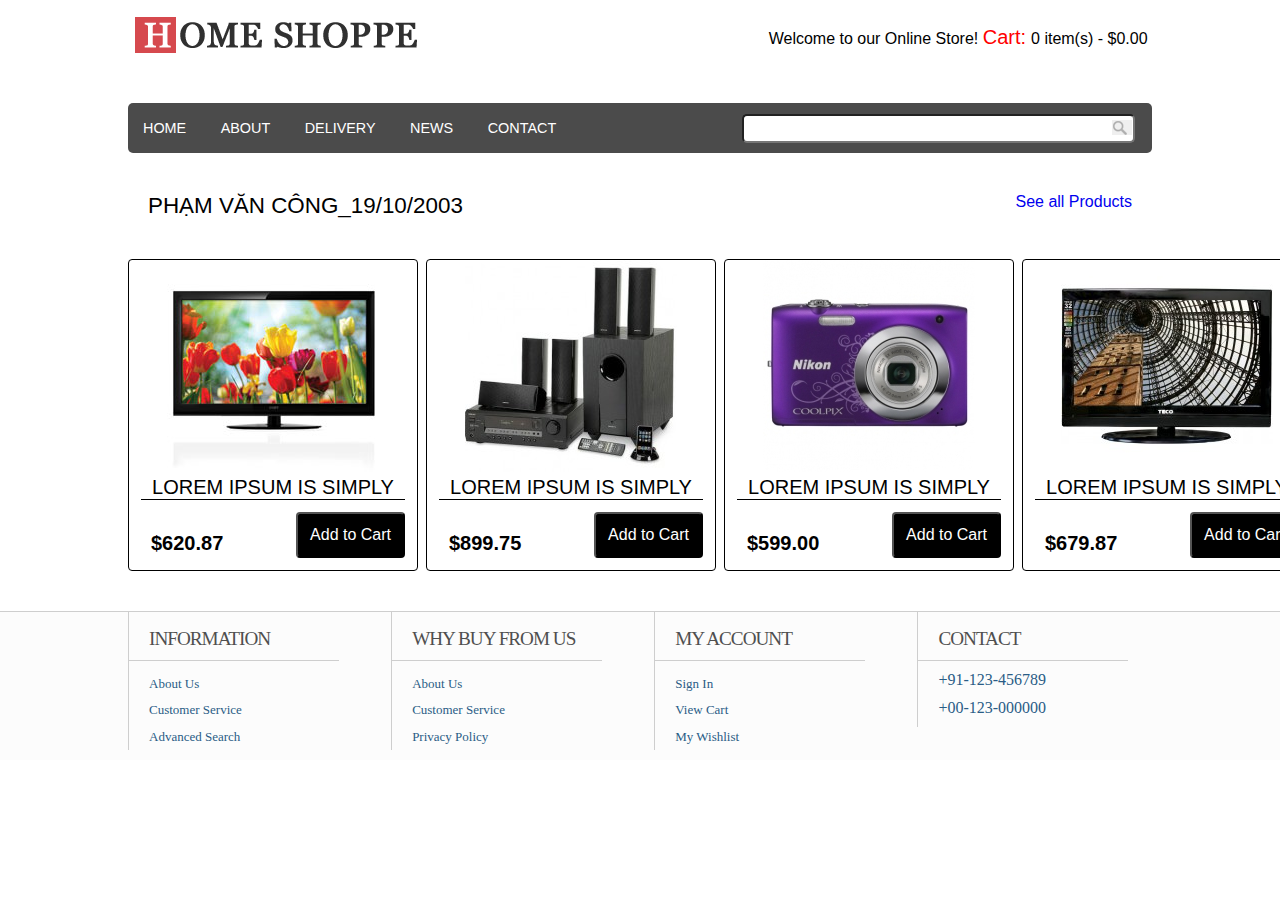
<file: Test/index.html>
<!DOCTYPE HTML>
<head>
<title>Free Home Shoppe Website Template | Home :: w3layouts</title>
<meta http-equiv="Content-Type" content="text/html; charset=utf-8" />
<meta name="viewport" content="width=device-width, initial-scale=1, maximum-scale=1">
<link rel="stylesheet" href="./css/grid.css">
<link href="css/style.css" rel="stylesheet" type="text/css" media="all"/>
</head>
<body>
<!-- Begin Wrap -->
<div class="wrap">
	<!-- Begin Header -->
	<div class="header">
		<!-- Begin Header_top (Logo, Cart)-->
		<div class="header_top">
			<div class="logo">
				<a href="index.html"><img src="images/logo.png" alt="" /></a>
			</div>
			  <div class="cart">
			  	   <p>Welcome to our Online Store! <span>Cart:</span>
					<div id="dd" class="wrapper-dropdown-2"> 0 item(s) - $0.00
			  	   	<ul class="dropdown">
							<li>you have no items in your Shopping cart</li>
					</ul>
					</div>
					</p>
			  </div>		
	 		<div class="clear"></div>
		</div>
		<!-- End Header_top (Logo, Cart) -->
		<!-- Begin Header_bottom (nav, search) -->
		<div class="header_bottom">
			<div class="menu">
				 <!-- Begin Nav -->
	     		<ul>
			    	<li class="active"><a href="index.html">Home</a></li>
			    	<li><a href="about.html">About</a></li>
			    	<li><a href="delivery.html">Delivery</a></li>
			    	<li><a href="news.html">News</a></li>
			    	<li><a href="contact.html">Contact</a></li>
			    	<div class="clear"></div>
	 			</ul>
				 <!-- End Nav -->
	     	</div>
	     	<div class="search_box">
				 <!-- Begin Search -->
	     		<form>
	     			<input  class="search" type="text" value="" onfocus="this.value = '';" onblur="if (this.value == '') {this.value = 'Search';}">
	     			<input type="button" value="">
	     		</form>
				 <!-- End Search -->
	     	</div>
	     	<div class="clear"></div>
			<!-- End Nav_Search -->
		</div>
		<!-- End Header_bottom (nav, search) -->
    </div>
    <!-- End Header -->
    <!-- Begin Main -->
    <div class="main">
        <div class="content">
			<div class="content_top">
				<!-- Begin Content_top -->
	    		<div class="heading">
	    			<h3>Phạm Văn Công_19/10/2003</h3>
	    		</div>
	    		<div class="see">
	    			<p><a href="#">See all Products</a></p>
	    		</div>
	    		<div class="clear"></div>
				<!-- End Content_top -->
	    	</div>
		    <div class="content_product">
				<!-- Begin Content_product -->
				<!-- Student insert code here -->
                <!-- Phạm Văn Công 19/10/2003 -->
                <div class="item">
                    <div class="info-product">
                        <img src="./images/Img_1.jpg" alt="" class="img-product">
                        <h3 class="product_heading">lorem ipsum is simply</h3>
                    </div>

                    <div class="price-product">
                        <h3 class="price">$620.87</h3>
                        <button class="btn-buy">Add to Cart</button>
                    </div>
                </div>

                <div class="item">
                    <div class="info-product">
                        <img src="./images/Img_2.jpg" alt="" class="img-product">
                        <h3 class="product_heading">lorem ipsum is simply</h3>
                    </div>

                    <div class="price-product">
                        <h3 class="price">$899.75</h3>
                        <button class="btn-buy">Add to Cart</button>
                    </div>
                </div>

                <div class="item">
                    <div class="info-product">
                        <img src="./images/Img_3.jpg" alt="" class="img-product">
                        <h3 class="product_heading">lorem ipsum is simply</h3>
                    </div>

                    <div class="price-product">
                        <h3 class="price">$599.00</h3>
                        <button class="btn-buy">Add to Cart</button>
                    </div>
                </div>

                <div class="item">
                    <div class="info-product">
                        <img src="./images/Img_4.jpg" alt="" class="img-product">
                        <h3 class="product_heading">lorem ipsum is simply</h3>
                    </div>

                    <div class="price-product">
                        <h3 class="price">$679.87</h3>
                        <button class="btn-buy">Add to Cart</button>
                    </div>
                </div>
				
				<!-- End Content_product -->			
			</div>
    	</div>
	</div>
    <!-- End Main -->
</div>
<!-- End Wrap -->
<!-- Begin Footer -->
<div class="footer">
   	  <div class="wrap">	
	     <div class="section group">
				<div class="col_1_of_4 span_1_of_4">
						<h4>Information</h4>
						<ul>
						<li><a href="about.html">About Us</a></li>
						<li><a href="contact.html">Customer Service</a></li>
						<li><a href="#">Advanced Search</a></li>
					
						</ul>
					</div>
				<div class="col_1_of_4 span_1_of_4">
					<h4>Why buy from us</h4>
						<ul>
						<li><a href="about.html">About Us</a></li>
						<li><a href="contact.html">Customer Service</a></li>
						<li><a href="#">Privacy Policy</a></li>
					
						</ul>
				</div>
				<div class="col_1_of_4 span_1_of_4">
					<h4>My account</h4>
						<ul>
							<li><a href="contact.html">Sign In</a></li>
							<li><a href="index.html">View Cart</a></li>
							<li><a href="#">My Wishlist</a></li>
							
						</ul>
				</div>
				<div class="col_1_of_4 span_1_of_4">
					<h4>Contact</h4>
						<ul>
							<li><span>+91-123-456789</span></li>
							<li><span>+00-123-000000</span></li>
						</ul>
				</div>
			</div>			
        </div>
</div>
<!-- End Footer -->
<script src="./js/script.js"></script>
</body>
</html>
</file>
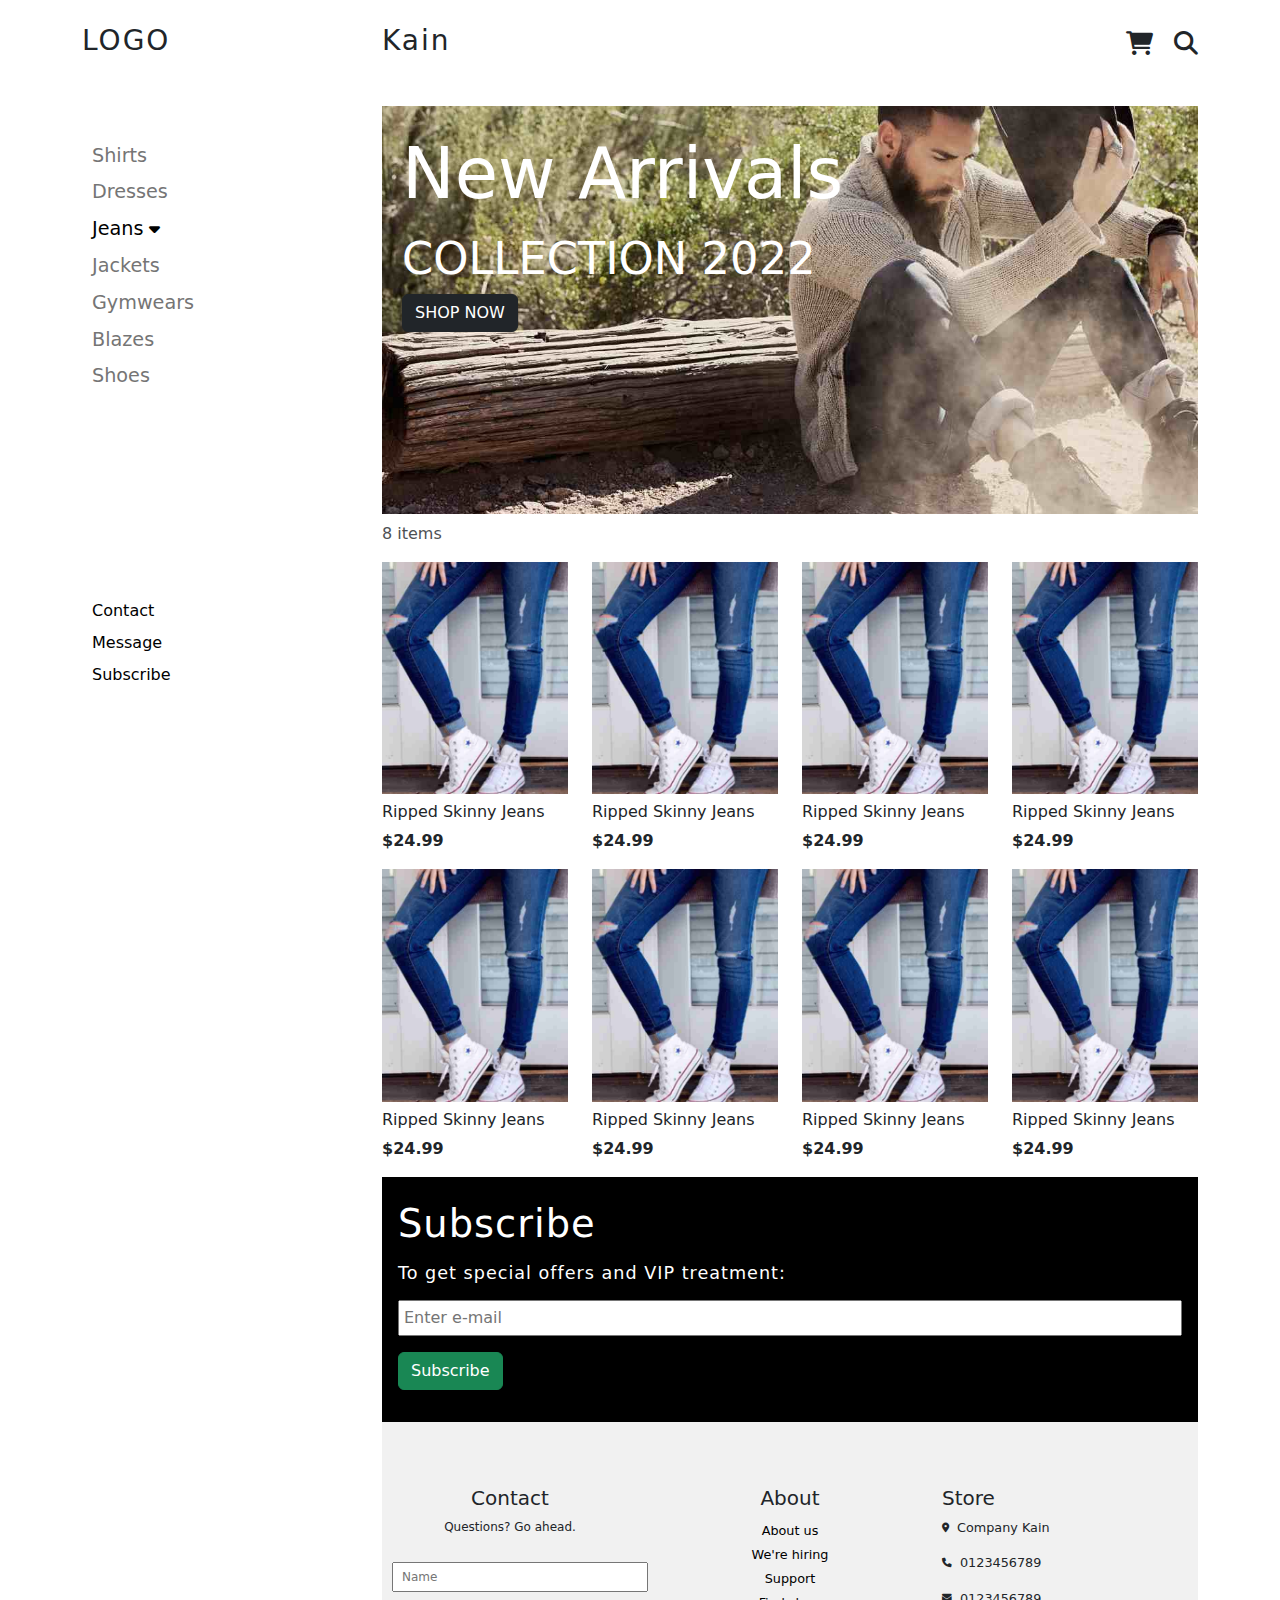
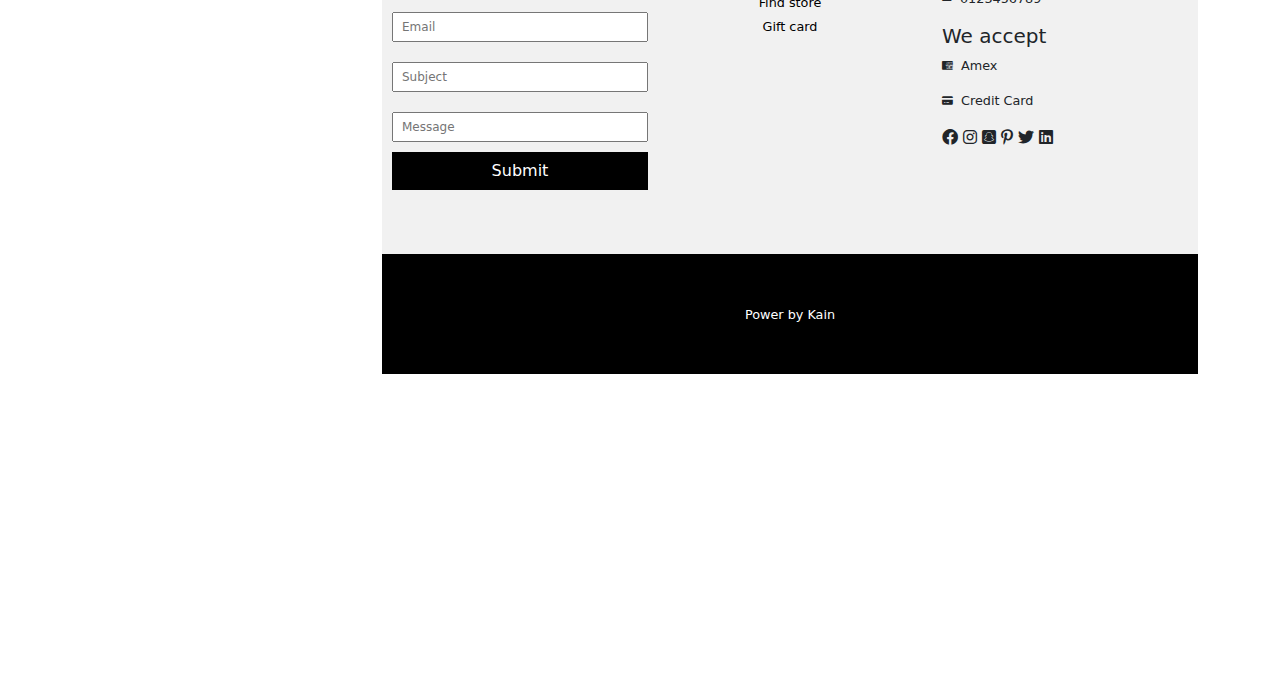
<file: clothes.html>
<!DOCTYPE html>
<html lang="en">
<head>
    <meta charset="UTF-8">
    <meta http-equiv="X-UA-Compatible" content="IE=edge">
    <meta name="viewport" content="width=device-width, initial-scale=1.0">
    <link rel="stylesheet" href="./bootstrap/css/bootstrap.css">
    <link rel="stylesheet" href="./clothes.css">
    <link rel="stylesheet" href="./fontawesome/css/all.css">
    <script src="./bootstrap/js/bootstrap.js"></script>
    <title>Document</title>
</head>
<body>
    <div class="container">
        <div class="row">
            <div class="text-start category">
                <div class="py-4">
                    <h3 class="fw-normal fs-3" style="letter-spacing: 2px;">
                        LOGO
                    </h3>
                </div>

                <ul class="list-unstyled mt-5 option-list">
                    <li class="option-item">Shirts</li>
                    <li class="option-item">Dresses</li>
                    <li class="option-item selecting" onclick="showOption()">
                        Jeans
                        <i class="fa-solid fa-caret-down" style="font-size: 1.1rem;"></i>
                    </li>
                    <ul class="list-unstyled mt-2 ms-3 option-list-child" onclick="hideOption()">
                        <li class="option-item-child selecting">
                            <i class="fa-solid fa-caret-right me-2"></i>
                            Skinny
                        </li>
                        <li class="option-item-child">Relax</li>
                        <li class="option-item-child">Bootcut</li>
                        <li class="option-item-child">Straight</li>
                    </ul>
                    <li class="option-item">Jackets</li>
                    <li class="option-item">Gymwears</li>
                    <li class="option-item">Blazes</li>
                    <li class="option-item">Shoes</li>
                </ul>

                <ul class="list-unstyled social" style="margin-top: 200px;">
                    <li class="item-social">
                        Contact
                    </li>

                    <li class="item-social">
                        Message
                    </li>

                    <li class="item-social">
                        Subscribe
                    </li>
                </ul>

            </div>

            <div class="container content">
                <div class="py-4 d-flex justify-content-between align-items-center content-header">
                    <h3 class="fw-normal fs-3" style="letter-spacing: 2px;">Kain</h3>
                    <div class="icon-buy">
                        <i class="fa-solid fa-cart-shopping fs-4 me-3"></i>
                        <i class="fa-solid fa-magnifying-glass fs-4"></i>
                    </div>
                </div>

                <div class="mt-3 slide">
                    <div class="slide-content">
                        <h1 class="fw-normal my-3" style="color: #fff; font-size: 4.4rem;">New Arrivals</h1>
                        <h3 class="fw-normal" style="color: #fff; font-size: 2.8rem;">COLLECTION 2022</h3>
                        <button class="btn btn-dark">SHOP NOW</button>
                    </div>
                </div>

                <div class="mt-2 quantity" style="opacity: 0.8;">
                    8 items
                </div>

                <div class="product">
                    <div class="row">
                        <div class="col-md-3 col-sm-6 mt-3">
                            <img src="./jeans1.jpg" alt="Jeans" class="img-product">
                            <div class="info">
                                <h3 class="my-2 name-product">Ripped Skinny Jeans</h3>
                                <b class="fs-6 money">$24.99</b>
                            </div>
                        </div>
                        
                        <div class="col-md-3 col-sm-6 mt-3">
                            <img src="./jeans1.jpg" alt="Jeans" class="img-product">
                            <div class="info">
                                <h3 class="my-2 name-product">Ripped Skinny Jeans</h3>
                                <b class="fs-6 money">$24.99</b>
                            </div>
                        </div>

                        <div class="col-md-3 col-sm-6 mt-3">
                            <img src="./jeans1.jpg" alt="Jeans" class="img-product">
                            <div class="info">
                                <h3 class="my-2 name-product">Ripped Skinny Jeans</h3>
                                <b class="fs-6 money">$24.99</b>
                            </div>
                        </div>

                        <div class="col-md-3 col-sm-6 mt-3">
                            <img src="./jeans1.jpg" alt="Jeans" class="img-product">
                            <div class="info">
                                <h3 class="my-2 name-product">Ripped Skinny Jeans</h3>
                                <b class="fs-6 money">$24.99</b>
                            </div>
                        </div>

                        <div class="col-md-3 col-sm-6 mt-3">
                            <img src="./jeans1.jpg" alt="Jeans" class="img-product">
                            <div class="info">
                                <h3 class="my-2 name-product">Ripped Skinny Jeans</h3>
                                <b class="fs-6 money">$24.99</b>
                            </div>
                        </div>

                        <div class="col-md-3 col-sm-6 mt-3">
                            <img src="./jeans1.jpg" alt="Jeans" class="img-product">
                            <div class="info">
                                <h3 class="my-2 name-product">Ripped Skinny Jeans</h3>
                                <b class="fs-6 money">$24.99</b>
                            </div>
                        </div>

                        <div class="col-md-3 col-sm-6 mt-3">
                            <img src="./jeans1.jpg" alt="Jeans" class="img-product">
                            <div class="info">
                                <h3 class="my-2 name-product">Ripped Skinny Jeans</h3>
                                <b class="fs-6 money">$24.99</b>
                            </div>
                        </div>

                        <div class="col-md-3 col-sm-6 mt-3">
                            <img src="./jeans1.jpg" alt="Jeans" class="img-product">
                            <div class="info">
                                <h3 class="my-2 name-product">Ripped Skinny Jeans</h3>
                                <b class="fs-6 money">$24.99</b>
                            </div>
                        </div>
                    </div>
                </div>

                <div class="px-3 py-4 mt-3 subscribe" style="background-color: #000;">
                    <h2 class="heading"
                     style="
                        font-size: 2.4rem;
                        color: #fff;
                        font-weight: 300;
                        letter-spacing: 1px;
                        ">
                        Subscribe
                    </h2>
                    <h3 class="my-3" style="
                        font-size: 1.1rem;
                        color: #fff;
                        font-weight: 300;
                        letter-spacing: 1px;
                    ">
                    To get special offers and VIP treatment:
                    </h3>
                    <input type="email" class="p-1 input-email" placeholder="Enter e-mail" required id="">
                    <button type="submit" class="btn btn-success mt-3 mb-2">Subscribe</button>
                </div>

                <div class="py-5 contact" style="background-color: #f1f1f1;">
                    <div class="row">
                        <div class="col-4 text-center py-3">
                            <h3 style="font-size: 20px; font-weight: 400;">Contact</h3>
                            <p style="font-size: 12px;">Questions? Go ahead.</p>
                            <form action="">
                                <input type="text" class="form-input" placeholder="Name">
                                <input type="text" class="form-input" placeholder="Email">
                                <input type="text" class="form-input" placeholder="Subject">
                                <input type="text" class="form-input" placeholder="Message">
                            </form>
                            <div class="btn btn-input">Submit</div>
                        </div>

                        <div class="col-4 text-center py-3">
                            <h3 style="font-size: 20px; font-weight: 400;">About</h3>
                            <ul class="list-unstyled list-link">
                                <li><a href="#" class="contact-link">About us</a></li>
                                <li><a href="#" class="contact-link">We're hiring</a></li>
                                <li><a href="#" class="contact-link">Support</a></li>
                                <li><a href="#" class="contact-link">Find store</a></li>
                                <li><a href="#" class="contact-link">Gift card</a></li>
                            </ul>
                        </div>

                        <div class="col-4 text-start py-3">
                            <h3 style="font-size: 20px; font-weight: 400;">Store</h3>
                            <div class="address">
                                <p class="d-flex align-items-center mb-3 info-store">
                                    <i class="fa-solid fa-location-dot icon"></i>
                                    Company Kain
                                </p>

                                <p class="d-flex align-items-center mb-3 info-store">
                                    <i class="fa-solid fa-phone icon"></i>
                                    0123456789
                                </p>

                                <p class="d-flex align-items-center mb-3 info-store">
                                    <i class="fa-solid fa-envelope icon"></i>
                                    0123456789
                                </p>
                            </div>

                            <div class="methods-pay">
                                <h3 style="font-size: 20px; font-weight: 400;">We accept</h3>
                                <p class="d-flex align-items-center mb-3 info-store">
                                    <i class="fa-brands fa-cc-amex icon"></i>
                                    Amex
                                </p>

                                <p class="d-flex align-items-center mb-3 info-store">
                                    <i class="fa-solid fa-credit-card icon"></i>
                                    Credit Card
                                </p>
                            </div>

                            <div class="social-network">
                                <i class="fa-brands fa-facebook"></i>
                                <i class="fa-brands fa-instagram"></i>
                                <i class="fa-brands fa-square-snapchat"></i>
                                <i class="fa-brands fa-pinterest-p"></i>
                                <i class="fa-brands fa-twitter"></i>
                                <i class="fa-brands fa-linkedin"></i>
                            </div>
                        </div>
                    </div>
                </div>

                <div class="text-center py-5 footer" style="background-color: #000;">
                    <a href="http://truyenqqmoi.com/" style="color: #fff; font-size: 0.8rem;" class="text-decoration-none">Power by Kain</a>
                </div>
            </div>

        </div>
       
    </div>

    <script>
        // var optionSelect = document.getElementsByClassName('option-item-child selecting')
        var optionChildList = document.getElementsByClassName('option-list-child')
        // optionSelect.addEventListener("click", showOption);
        console.log(optionChildList)
        function showOption() {
            for(var optionChild of optionChildList) {

                optionChild.style.display = "block"
            }
        }

        function hideOption() {
            for(var optionChild of optionChildList) {

                optionChild.style.display = "none"
            }
        }
    </script>
</body>
</html>
</file>
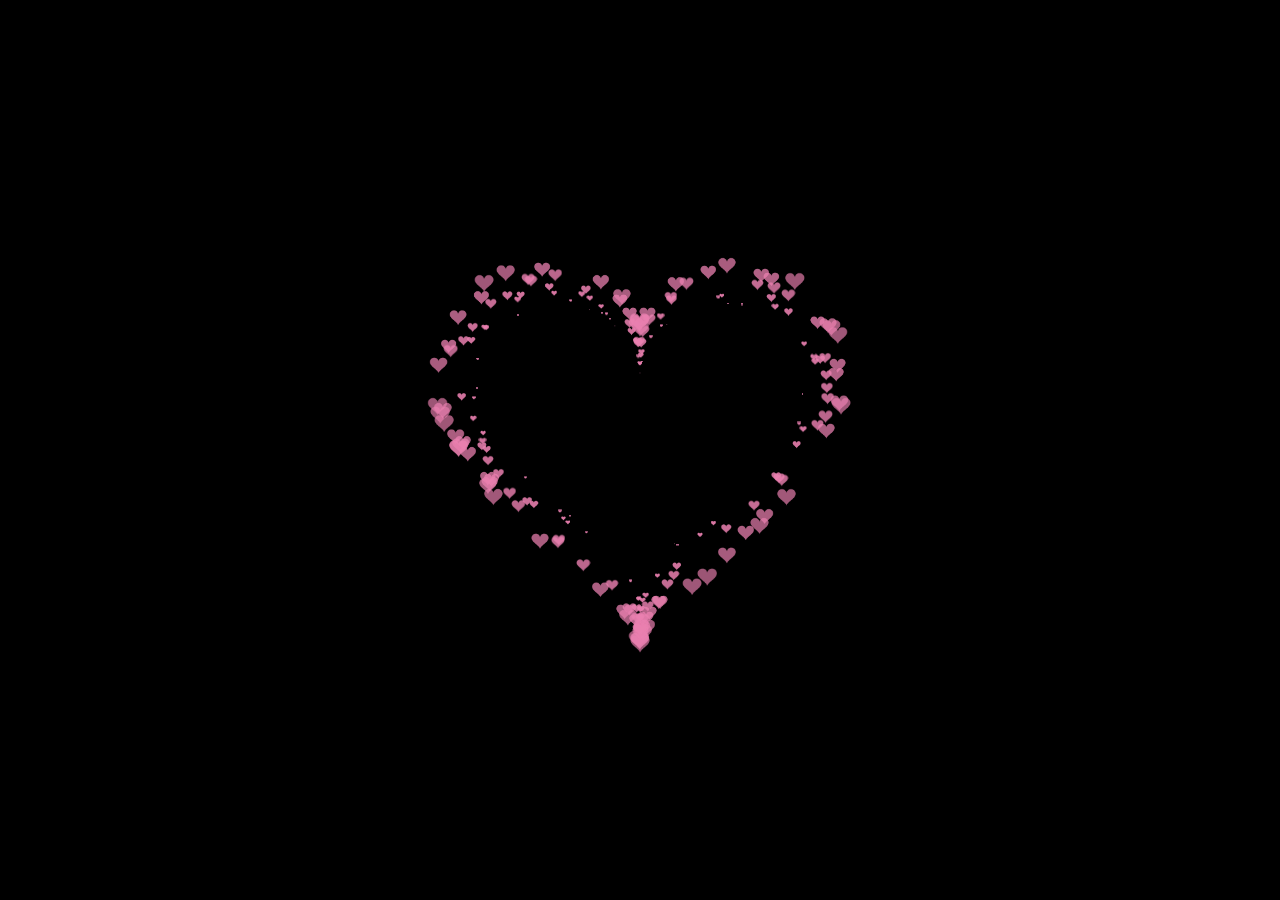
<file: heart.html>
<!DOCTYPE HTML PUBLIC "-//W3C//DTD HTML 4.0 Transitional//EN">
<HTML>
 <HEAD>
  <TITLE> New Document </TITLE>
  <META NAME="Generator" CONTENT="EditPlus">
  <META NAME="Author" CONTENT="">
  <META NAME="Keywords" CONTENT="">
  <META NAME="Description" CONTENT="">
  <style>
  html, body {
  height: 100%;
  padding: 0;
  margin: 0;
  background: #000;
}
canvas {
  position: absolute;
  width: 100%;
  height: 100%;
}
  </style>
 </HEAD>

 <BODY>
  <canvas id="pinkboard"></canvas>
  <script>
  /*
 * Settings
 */
var settings = {
  particles: {
    length:   500, // maximum amount of particles
    duration:   2, // particle duration in sec
    velocity: 100, // particle velocity in pixels/sec
    effect: -0.75, // play with this for a nice effect
    size:      30, // particle size in pixels
  },
};

/*
 * RequestAnimationFrame polyfill by Erik Möller
 */
(function(){var b=0;var c=["ms","moz","webkit","o"];for(var a=0;a<c.length&&!window.requestAnimationFrame;++a){window.requestAnimationFrame=window[c[a]+"RequestAnimationFrame"];window.cancelAnimationFrame=window[c[a]+"CancelAnimationFrame"]||window[c[a]+"CancelRequestAnimationFrame"]}if(!window.requestAnimationFrame){window.requestAnimationFrame=function(h,e){var d=new Date().getTime();var f=Math.max(0,16-(d-b));var g=window.setTimeout(function(){h(d+f)},f);b=d+f;return g}}if(!window.cancelAnimationFrame){window.cancelAnimationFrame=function(d){clearTimeout(d)}}}());

/*
 * Point class
 */
var Point = (function() {
  function Point(x, y) {
    this.x = (typeof x !== 'undefined') ? x : 0;
    this.y = (typeof y !== 'undefined') ? y : 0;
  }
  Point.prototype.clone = function() {
    return new Point(this.x, this.y);
  };
  Point.prototype.length = function(length) {
    if (typeof length == 'undefined')
      return Math.sqrt(this.x * this.x + this.y * this.y);
    this.normalize();
    this.x *= length;
    this.y *= length;
    return this;
  };
  Point.prototype.normalize = function() {
    var length = this.length();
    this.x /= length;
    this.y /= length;
    return this;
  };
  return Point;
})();

/*
 * Particle class
 */
var Particle = (function() {
  function Particle() {
    this.position = new Point();
    this.velocity = new Point();
    this.acceleration = new Point();
    this.age = 0;
  }
  Particle.prototype.initialize = function(x, y, dx, dy) {
    this.position.x = x;
    this.position.y = y;
    this.velocity.x = dx;
    this.velocity.y = dy;
    this.acceleration.x = dx * settings.particles.effect;
    this.acceleration.y = dy * settings.particles.effect;
    this.age = 0;
  };
  Particle.prototype.update = function(deltaTime) {
    this.position.x += this.velocity.x * deltaTime;
    this.position.y += this.velocity.y * deltaTime;
    this.velocity.x += this.acceleration.x * deltaTime;
    this.velocity.y += this.acceleration.y * deltaTime;
    this.age += deltaTime;
  };
  Particle.prototype.draw = function(context, image) {
    function ease(t) {
      return (--t) * t * t + 1;
    }
    var size = image.width * ease(this.age / settings.particles.duration);
    context.globalAlpha = 1 - this.age / settings.particles.duration;
    context.drawImage(image, this.position.x - size / 2, this.position.y - size / 2, size, size);
  };
  return Particle;
})();

/*
 * ParticlePool class
 */
var ParticlePool = (function() {
  var particles,
      firstActive = 0,
      firstFree   = 0,
      duration    = settings.particles.duration;
  
  function ParticlePool(length) {
    // create and populate particle pool
    particles = new Array(length);
    for (var i = 0; i < particles.length; i++)
      particles[i] = new Particle();
  }
  ParticlePool.prototype.add = function(x, y, dx, dy) {
    particles[firstFree].initialize(x, y, dx, dy);
    
    // handle circular queue
    firstFree++;
    if (firstFree   == particles.length) firstFree   = 0;
    if (firstActive == firstFree       ) firstActive++;
    if (firstActive == particles.length) firstActive = 0;
  };
  ParticlePool.prototype.update = function(deltaTime) {
    var i;
    
    // update active particles
    if (firstActive < firstFree) {
      for (i = firstActive; i < firstFree; i++)
        particles[i].update(deltaTime);
    }
    if (firstFree < firstActive) {
      for (i = firstActive; i < particles.length; i++)
        particles[i].update(deltaTime);
      for (i = 0; i < firstFree; i++)
        particles[i].update(deltaTime);
    }
    
    // remove inactive particles
    while (particles[firstActive].age >= duration && firstActive != firstFree) {
      firstActive++;
      if (firstActive == particles.length) firstActive = 0;
    }
    
    
  };
  ParticlePool.prototype.draw = function(context, image) {
    // draw active particles
    if (firstActive < firstFree) {
      for (i = firstActive; i < firstFree; i++)
        particles[i].draw(context, image);
    }
    if (firstFree < firstActive) {
      for (i = firstActive; i < particles.length; i++)
        particles[i].draw(context, image);
      for (i = 0; i < firstFree; i++)
        particles[i].draw(context, image);
    }
  };
  return ParticlePool;
})();

/*
 * Putting it all together
 */
(function(canvas) {
  var context = canvas.getContext('2d'),
      particles = new ParticlePool(settings.particles.length),
      particleRate = settings.particles.length / settings.particles.duration, // particles/sec
      time;
  
  // get point on heart with -PI <= t <= PI
  function pointOnHeart(t) {
    return new Point(
      160 * Math.pow(Math.sin(t), 3),
      130 * Math.cos(t) - 50 * Math.cos(2 * t) - 20 * Math.cos(3 * t) - 10 * Math.cos(4 * t) + 25
    );
  }
  
  // creating the particle image using a dummy canvas
  var image = (function() {
    var canvas  = document.createElement('canvas'),
        context = canvas.getContext('2d');
    canvas.width  = settings.particles.size;
    canvas.height = settings.particles.size;
    // helper function to create the path
    function to(t) {
      var point = pointOnHeart(t);
      point.x = settings.particles.size / 2 + point.x * settings.particles.size / 350;
      point.y = settings.particles.size / 2 - point.y * settings.particles.size / 350;
      return point;
    }
    // create the path
    context.beginPath();
    var t = -Math.PI;
    var point = to(t);
    context.moveTo(point.x, point.y);
    while (t < Math.PI) {
      t += 0.01; // baby steps!
      point = to(t);
      context.lineTo(point.x, point.y);
    }
    context.closePath();
    // create the fill
    context.fillStyle = '#ea80b0';
    context.fill();
    // create the image
    var image = new Image();
    image.src = canvas.toDataURL();
    return image;
  })();
  
  // render that thing!
  function render() {
    // next animation frame
    requestAnimationFrame(render);
    
    // update time
    var newTime   = new Date().getTime() / 1000,
        deltaTime = newTime - (time || newTime);
    time = newTime;
    
    // clear canvas
    context.clearRect(0, 0, canvas.width, canvas.height);
    
    // create new particles
    var amount = particleRate * deltaTime;
    for (var i = 0; i < amount; i++) {
      var pos = pointOnHeart(Math.PI - 2 * Math.PI * Math.random());
      var dir = pos.clone().length(settings.particles.velocity);
      particles.add(canvas.width / 2 + pos.x, canvas.height / 2 - pos.y, dir.x, -dir.y);
    }
    
    // update and draw particles
    particles.update(deltaTime);
    particles.draw(context, image);
  }
  
  // handle (re-)sizing of the canvas
  function onResize() {
    canvas.width  = canvas.clientWidth;
    canvas.height = canvas.clientHeight;
  }
  window.onresize = onResize;
  
  // delay rendering bootstrap
  setTimeout(function() {
    onResize();
    render();
  }, 10);
})(document.getElementById('pinkboard'));
  </script>
 </BODY>
</HTML>
</file>
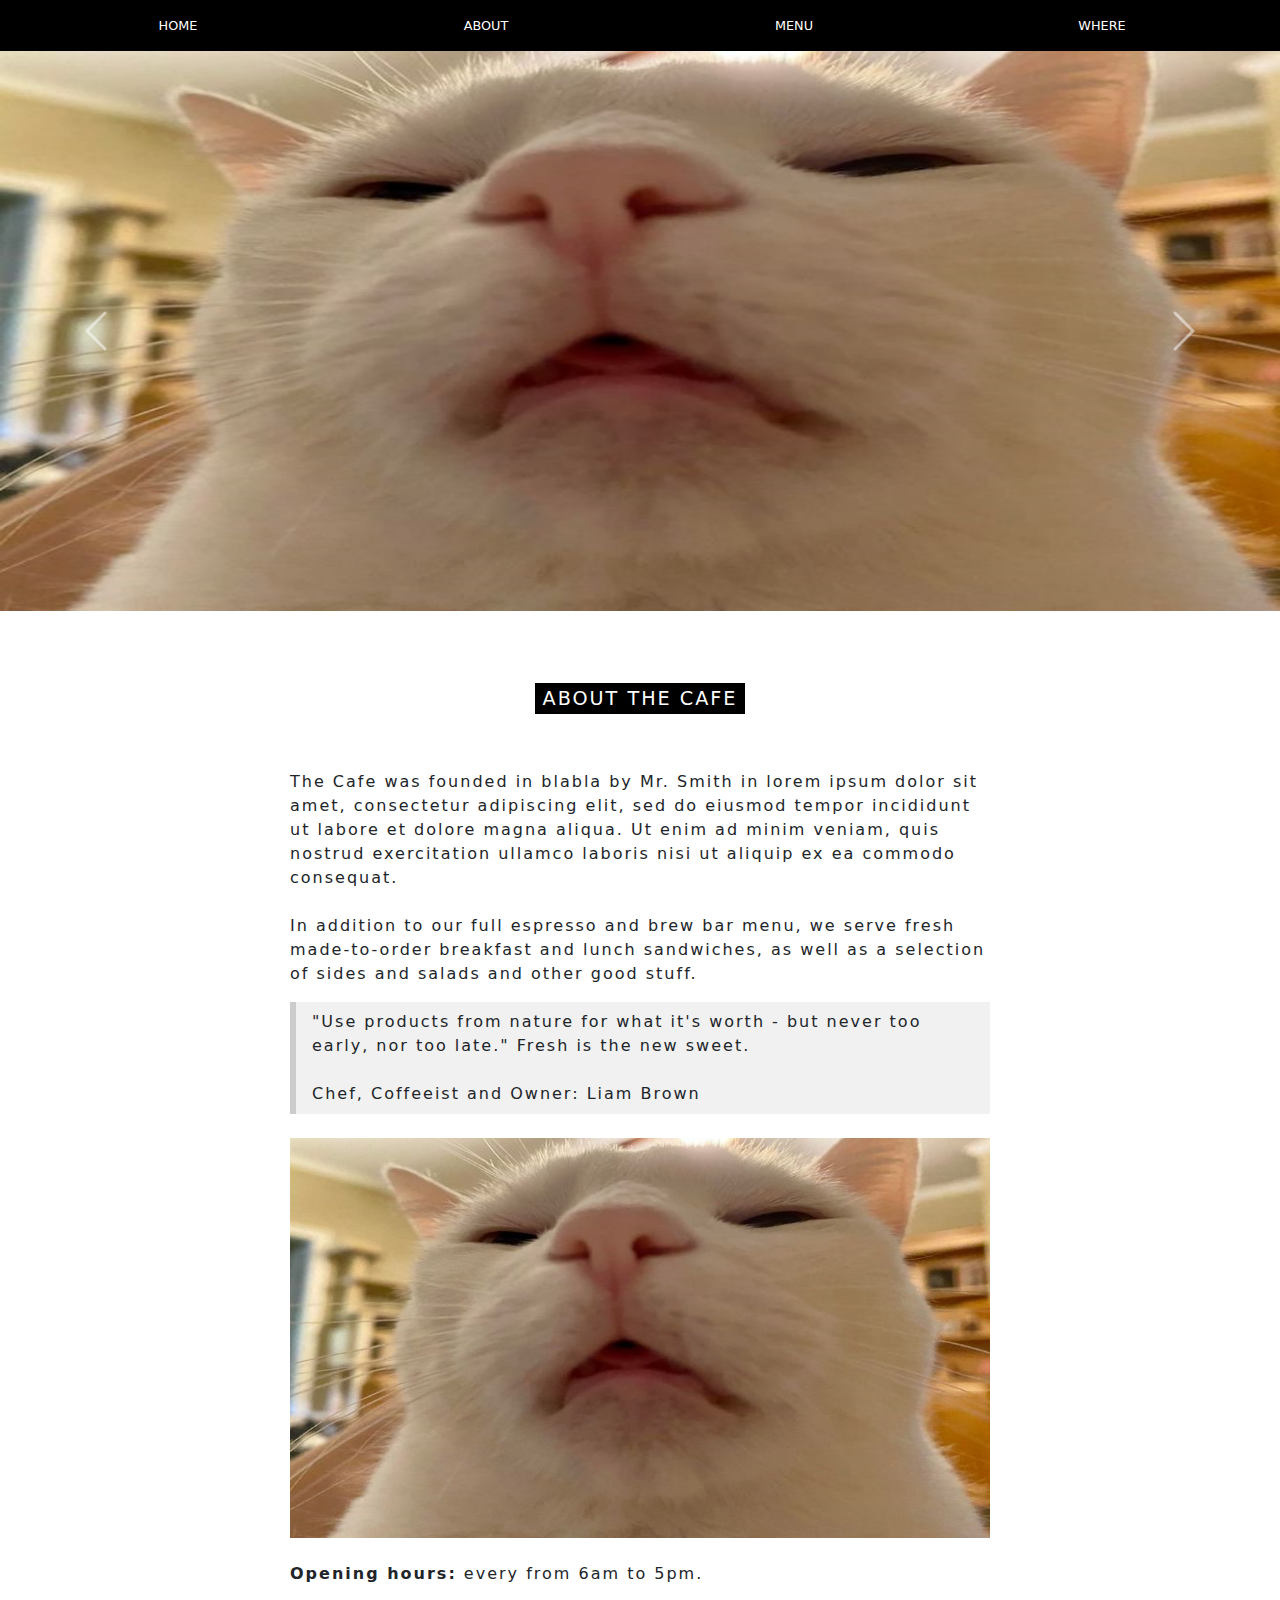
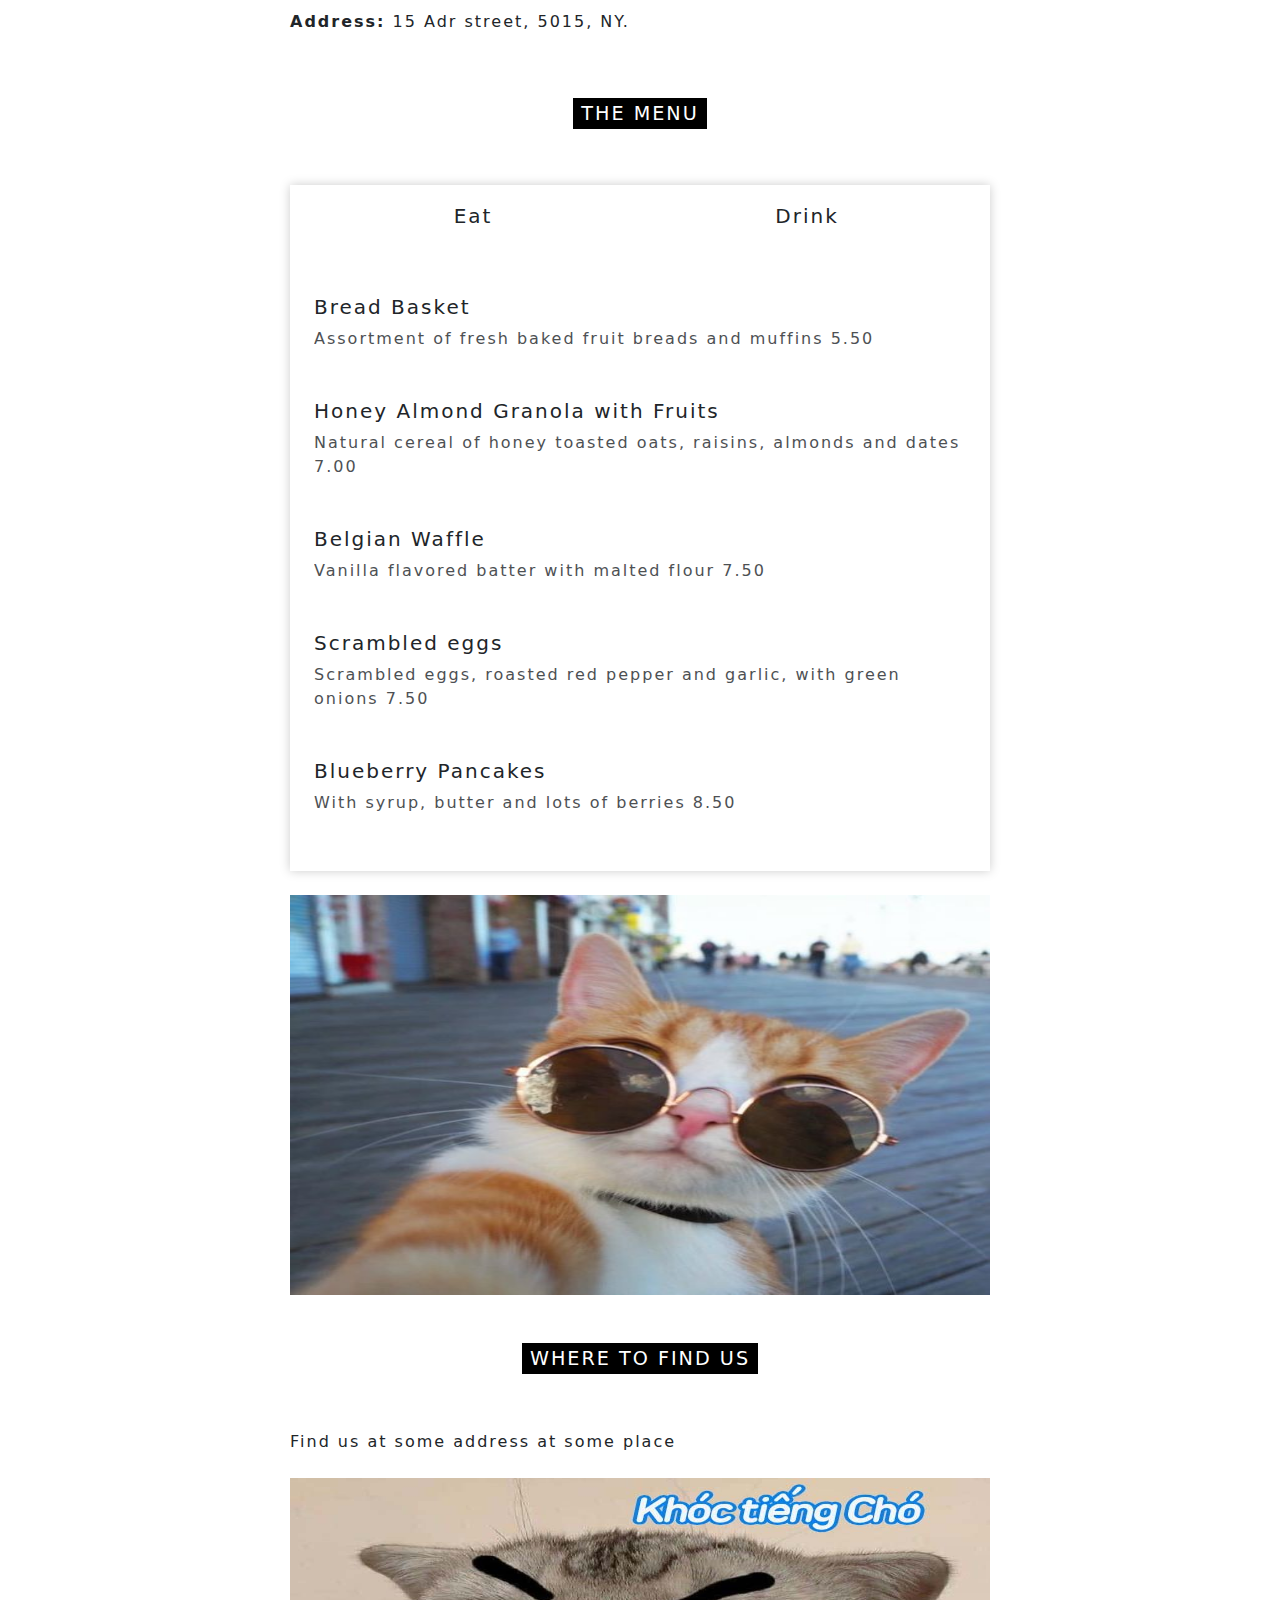
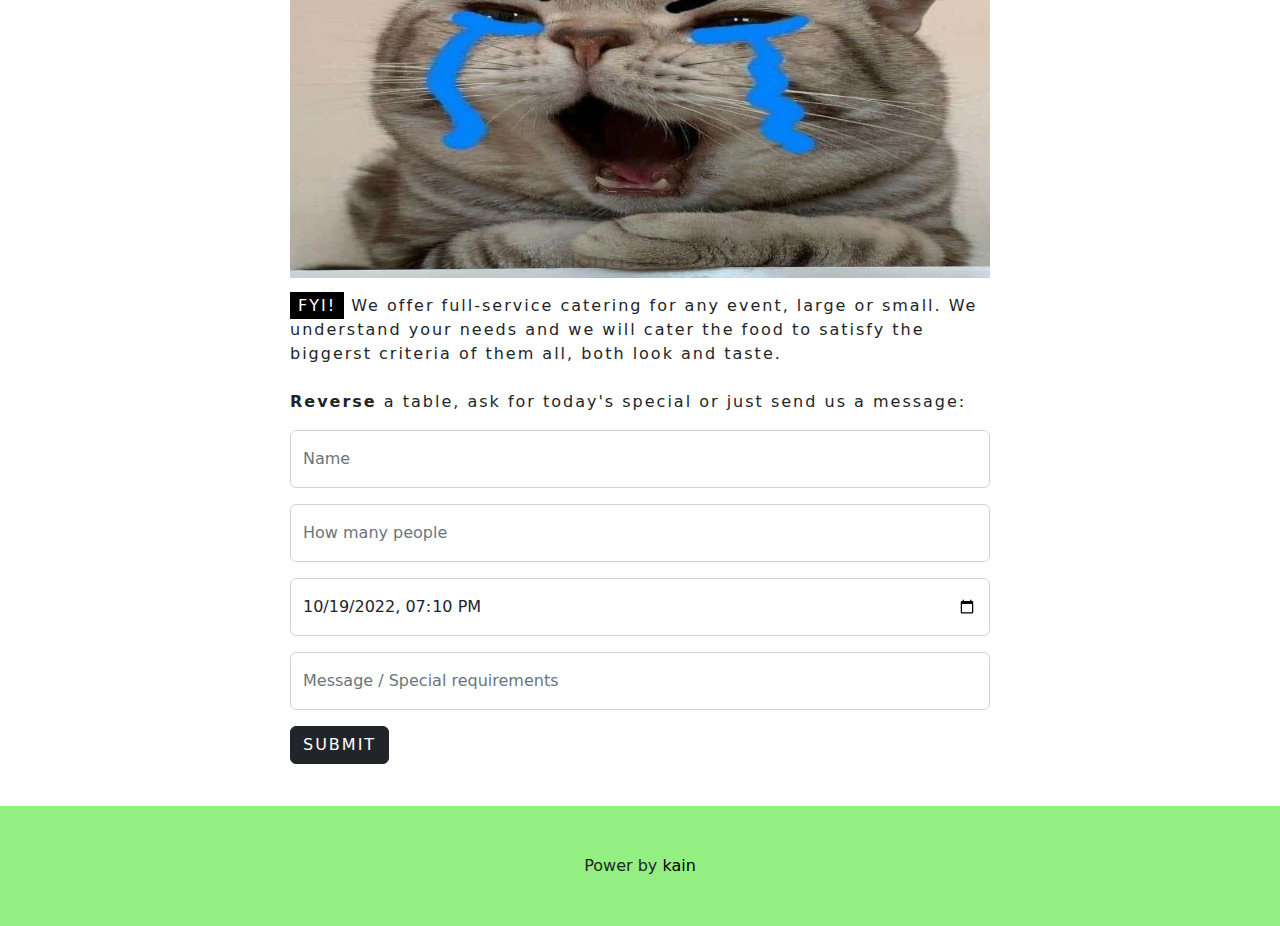
<file: thecafe.html>
<!DOCTYPE html>
<html lang="en">
<head>
    <meta charset="UTF-8">
    <meta http-equiv="X-UA-Compatible" content="IE=edge">
    <meta name="viewport" content="width=device-width, initial-scale=1.0">
    <link rel="stylesheet" href="./bootstrap/css/bootstrap.css">
    <link rel="stylesheet" href="./fontawesome/css/all.css">
    <link rel="stylesheet" href="./thecafe.css">
    <title>The Cafe</title>
</head>
<body>
    <header>
        <div class="text-center px-4 d-flex navbar">
            <a class="col text-uppercase py-2 nav-item" href="">home</a>
            <a class="col text-uppercase py-2 nav-item" href="#part-1">about</a>
            <a class="col text-uppercase py-2 nav-item" href="#part-2">menu</a>
            <a class="col text-uppercase py-2 nav-item" href="#part-3">where</a>
        </div>
    </header>

    <div id="carouselExampleInterval" class="carousel slide" data-bs-ride="carousel">
        <div class="carousel-inner">
          <div class="carousel-item active" data-bs-interval="3000">
            <img src="./img/the-cafe-1.jpg" class="d-block w-100" alt="...">
          </div>
          <div class="carousel-item" data-bs-interval="2000">
            <img src="./img/the-cafe-2.jpg" class="d-block w-100" alt="...">
          </div>
          <div class="carousel-item">
            <img src="./img/the-cafe-3.jpg" class="d-block w-100" alt="...">
          </div>
        </div>
        <button class="carousel-control-prev" type="button" data-bs-target="#carouselExampleInterval" data-bs-slide="prev">
          <span class="carousel-control-prev-icon" aria-hidden="true"></span>
          <span class="visually-hidden">Previous</span>
        </button>
        <button class="carousel-control-next" type="button" data-bs-target="#carouselExampleInterval" data-bs-slide="next">
          <span class="carousel-control-next-icon" aria-hidden="true"></span>
          <span class="visually-hidden">Next</span>
        </button>
    </div>

    <div class="container py-5">
        <div class="text-center m-auto text-space part" id="part-1">
            <h4 class="text-uppercase p-1 px-2 mt-4 heading">about the cafe</h4>
            <div class="text-space text-start mt-5 desc">
                The Cafe was founded in blabla by Mr. Smith in lorem ipsum dolor sit amet, consectetur adipiscing elit, sed do eiusmod tempor incididunt ut labore et dolore magna aliqua. Ut enim ad minim veniam, quis nostrud exercitation ullamco laboris nisi ut aliquip ex ea commodo consequat.
                <br><br> In addition to our full espresso and brew bar menu, we serve fresh made-to-order breakfast and lunch sandwiches, as well as a selection of sides and salads and other good stuff.
            </div>

            <div class="text-space text-start py-2 px-3 mt-3 note">
                "Use products from nature for what it's worth - but never too early, nor too late." Fresh is the new sweet. <br><br>
                Chef, Coffeeist and Owner: Liam Brown
            </div>

            <div class="mt-4 img-about">
                <img src="./img/the-cafe-1.jpg" alt="">
            </div>

            <div class="text-space text-start info">
                <p class="my-4 time-open">
                    <span class="fw-semibold">Opening hours:</span>
                    every from 6am to 5pm.
                </p>
                <p class="address">
                    <span class="fw-semibold">Address:</span>
                    15 Adr street, 5015, NY.
                </p>
            </div>
        </div>

        <div class="text-center m-auto text-space part" id="part-2">
            <h4 class="text-uppercase p-1 px-2 mt-5 heading">The Menu</h4>
            <div class="menu mt-5 px-4">
                <div class="row">
                    <div class="col-md-12 p-3 select-list">
                        <div class="row">
                            <div class="col-md-6 fs-5 select" onclick="open_eat()">Eat</div>
                            <div class="col-md-6 fs-5 select select-drink" onclick="open_drink()">Drink</div>
                        </div>
                    </div>
                    <ul class="col-md-12 list-unstyled pb-4 list-eat">
                        <li class="text-start mt-5 item-eat">
                            <h4 class=" fw-normal fs-5">Bread Basket</h4>
                            <p class="element-food">
                                Assortment of fresh baked fruit breads and muffins 5.50
                            </p>
                        </li>
                        <li class="text-start mt-5 item-eat">
                            <h4 class=" fw-normal fs-5">Honey Almond Granola with Fruits</h4>
                            <p class="element-food">
                                Natural cereal of honey toasted oats, raisins, almonds and dates 7.00
                            </p>
                        </li>
                        <li class="text-start mt-5 item-eat">
                            <h4 class=" fw-normal fs-5">Belgian Waffle</h4>
                            <p class="element-food">
                                Vanilla flavored batter with malted flour 7.50
                            </p>
                        </li>
                        <li class="text-start mt-5 item-eat">
                            <h4 class=" fw-normal fs-5">Scrambled eggs</h4>
                            <p class="element-food">
                                Scrambled eggs, roasted red pepper and garlic, with green onions 7.50
                            </p>
                        </li>
                        <li class="text-start mt-5 item-eat">
                            <h4 class=" fw-normal fs-5">Blueberry Pancakes</h4>
                            <p class="element-food">
                                With syrup, butter and lots of berries 8.50
                            </p>
                        </li>
                    </ul>

                    <ul class="col-md-12 list-unstyled pb-4 list-drink">
                        <li class="text-start mt-5 item-drink">
                            <h4 class=" fw-normal fs-5">Coffee</h4>
                            <p class="element-food">
                                Regular coffee 2.50
                            </p>
                        </li>
                        <li class="text-start mt-5 item-drink">
                            <h4 class=" fw-normal fs-5">Chocolato</h4>
                            <p class="element-food">
                                Chocolate espresso with milk 4.50
                            </p>
                        </li>
                        <li class="text-start mt-5 item-drink">
                            <h4 class=" fw-normal fs-5">Corretto</h4>
                            <p class="element-food">
                                Whiskey and coffee 5.00
                            </p>
                        </li>
                        <li class="text-start mt-5 item-drink">
                            <h4 class=" fw-normal fs-5">Iced tea</h4>
                            <p class="element-food">
                                Hot tea, except not hot 3.00
                            </p>
                        </li>
                        <li class="text-start mt-5 item-drink">
                            <h4 class=" fw-normal fs-5">Soda</h4>
                            <p class="element-food">
                                Coke, Sprite, Fanta, etc. 2.50
                            </p>
                        </li>
                    </ul>
                </div>
            </div>
            <div class="mt-4 img-about">
                <img src="./img/the-cafe-2.jpg" alt="">
            </div>
        </div>

        <div class="text-center m-auto text-space pb-5 part" id="part-3">
            <h4 class="text-uppercase p-1 px-2 mt-5 heading">Where to find us</h4>
            <div class="address mt-5">
                <p class="text-start fs-6">Find us at some address at some place</p>
            </div>
            <div class="mt-4 img-about">
                <img src="./img/the-cafe-3.jpg" alt="">
            </div>
            <div class="text-start mt-3 address-desc">
                <span class="text-uppercase py-1 px-2 attention">fyi!</span>
                We offer full-service catering for any event, large or small. We understand your needs and we will cater the food to satisfy the biggerst criteria of them all, both look and taste.
                <br><br><span class="fw-semibold">Reverse</span> a table, ask for today's special or just send us a message:
            </div>

            <form action="">
                <input type="text" class="form-control mt-3 py-3" placeholder="Name" required id="">
                <input type="number" class="form-control mt-3 py-3" placeholder="How many people" required id="">
                <input type="datetime-local" class="form-control mt-3 py-3" value="2022-10-19T19:10" required id="">
                <input type="message" class="form-control mt-3 py-3" placeholder="Message / Special requirements" required id="">
            </form>

            <butoon class="btn btn-dark text-uppercase mt-3 float-start">Submit</butoon>
        </div>
    </div>
    <div class="py-5 text-center footer">Power by <a href="https://vlogtruyen.net/" class="text-decoration-none">kain</a></div>
    <script src="./bootstrap/js/bootstrap.js"></script>
</body>
</html>
</file>
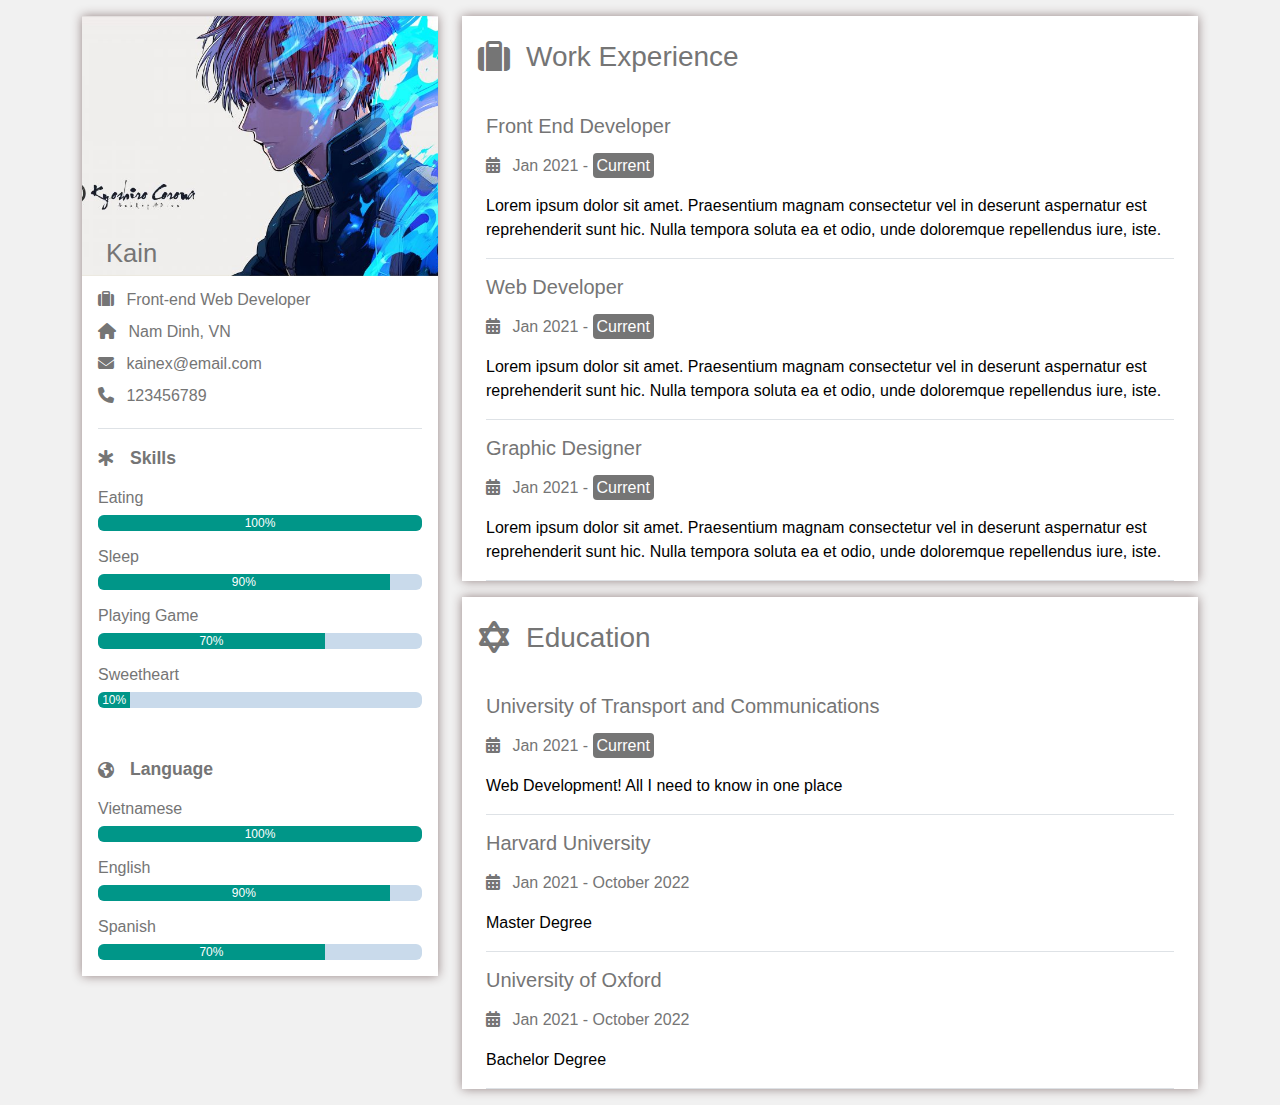
<file: thecv.html>
<!DOCTYPE html>
<html lang="en">
<head>
    <meta charset="UTF-8">
    <meta http-equiv="X-UA-Compatible" content="IE=edge">
    <meta name="viewport" content="width=device-width, initial-scale=1.0">
    <link rel="stylesheet" href="./bootstrap/css/bootstrap.css">
    <link rel="stylesheet" href="./thecv.css">
    <link rel="stylesheet" href="./fontawesome/css/all.css">
    <title>The Cv</title>
</head>
<body>
    <div class="container mt-3">
        <div class="row">
            <div class="col-md-4 col-sm-12">
                <div class="part-one">
                    <div class="avatar">
                        <h3 class="p-2 ms-3 my-name">Kain</h3>
                    </div>
                    <div class="px-3 intro">
                        <div class="pb-3 border-bottom info">
                            <div class="py-1 job">
                                <i class="me-2 fa-solid fa-suitcase"></i>
                                Front-end Web Developer
                            </div>
                            <div class="py-1 address">
                                <i class="me-2 fa-solid fa-house"></i>
                                Nam Dinh, VN
                            </div>
                            <div class="py-1 mail">
                                <i class="me-2 fa-solid fa-envelope"></i>
                                kainex@email.com
                            </div>
                            <div class="py-1 tel">
                                <i class="me-2 fa-solid fa-phone"></i>
                                123456789
                            </div>
                        </div>

                        <div class="skill">
                            <div class="d-flex align-items-center py-3 heading">
                                <i class="fa-solid fa-star-of-life"></i>
                                <b class="ms-3" style="font-size: 1.1rem;">Skills</b>
                            </div>

                            <ul class="list-skill">
                                
                                <li class="pb-3 skill-item">
                                    <h4 class="fs-6 name-skill">Eating</h4>
                                    <div class="progress">
                                        <div class="progress-bar" role="progressbar" aria-label="Basic example" style="width: 100%; background-color: #009688;" aria-valuenow="100" aria-valuemin="0" aria-valuemax="100">100%</div>
                                    </div>
                                </li>
                                <li class="pb-3 skill-item">
                                    <h4 class="fs-6 name-skill">Sleep</h4>
                                    <div class="progress">
                                        <div class="progress-bar" role="progressbar" aria-label="Basic example" style="width: 90%; background-color: #009688;" aria-valuenow="90" aria-valuemin="0" aria-valuemax="100">90%</div>
                                    </div>
                                </li>
                                <li class="pb-3 skill-item">
                                    <h4 class="fs-6 name-skill">Playing Game</h4>
                                    <div class="progress">
                                        <div class="progress-bar" role="progressbar" aria-label="Basic example" style="width: 70%; background-color: #009688;" aria-valuenow="70" aria-valuemin="0" aria-valuemax="100">70%</div>
                                    </div>
                                </li>
                                <li class="pb-3 skill-item">
                                    <h4 class="fs-6 name-skill">Sweetheart</h4>
                                    <div class="progress">
                                        <div class="progress-bar" role="progressbar" aria-label="Basic example" style="width: 10%; background-color: #009688;" aria-valuenow="10" aria-valuemin="0" aria-valuemax="100">10%</div>
                                    </div>
                                </li>
                                
                            </ul>
                        </div>

                        <div class="language">
                            <div class="d-flex align-items-center py-3 heading">
                                <i class="fa-solid fa-earth-americas"></i>
                                <b class="ms-3" style="font-size: 1.1rem;">Language</b>
                            </div>

                            <ul class="list-language">
                                
                                <li class="pb-3 language-item">
                                    <h4 class="fs-6 name-language">Vietnamese</h4>
                                    <div class="progress">
                                        <div class="progress-bar" role="progressbar" aria-label="Basic example" style="width: 100%; background-color: #009688;" aria-valuenow="100" aria-valuemin="0" aria-valuemax="100">100%</div>
                                    </div>
                                </li>
                                <li class="pb-3 language-item">
                                    <h4 class="fs-6 name-language">English</h4>
                                    <div class="progress">
                                        <div class="progress-bar" role="progressbar" aria-label="Basic example" style="width: 90%; background-color: #009688;" aria-valuenow="90" aria-valuemin="0" aria-valuemax="100">90%</div>
                                    </div>
                                </li>
                                <li class="pb-3 language-item">
                                    <h4 class="fs-6 name-language">Spanish</h4>
                                    <div class="progress">
                                        <div class="progress-bar" role="progressbar" aria-label="Basic example" style="width: 70%; background-color: #009688;" aria-valuenow="70" aria-valuemin="0" aria-valuemax="100">70%</div>
                                    </div>
                                </li>
                            </ul>
                        </div>
                    </div>
                </div>
            </div>

            <div class="col-md-8 col-sm-12 ">
                <div class="part-two">
                    <div class="col px-3 exp">
                        <div class="py-4 d-flex align-items-center title">
                            <i class="fs-2 fa-solid fa-suitcase"></i>
                            <h3 class="m-0 ms-3 fs-3 my-name">Work Experience</h3>
                        </div>

                        <ul class="px-2 list-exp">
                            <li class="py-3 border-bottom item-education">
                                <h4 class="fs-5 heading-exp">
                                    Front End Developer 
                                </h4>
                                <div class="mt-3 time-exp">
                                    <i class="me-2 fa-solid fa-calendar-days"></i>
                                    Jan 2021 - 
                                    <span class="btn-exp">Current</span>
                                </div>

                                <p class="text-start mt-3 mb-0 desc-exp">
                                    Lorem ipsum dolor sit amet. Praesentium magnam consectetur vel in deserunt aspernatur est reprehenderit sunt hic. Nulla tempora soluta ea et odio, unde doloremque repellendus iure, iste.
                                </p>
                            </li>

                            <li class="py-3 border-bottom item-education">
                                <h4 class="fs-5 heading-exp">
                                    Web Developer 
                                </h4>
                                <div class="mt-3 time-exp">
                                    <i class="me-2 fa-solid fa-calendar-days"></i>
                                    Jan 2021 - 
                                    <span class="btn-exp">Current</span>
                                </div>

                                <p class="text-start mt-3 mb-0 desc-exp">
                                    Lorem ipsum dolor sit amet. Praesentium magnam consectetur vel in deserunt aspernatur est reprehenderit sunt hic. Nulla tempora soluta ea et odio, unde doloremque repellendus iure, iste.
                                </p>
                            </li>

                            <li class="py-3 border-bottom item-education">
                                <h4 class="fs-5 heading-exp">
                                    Graphic Designer  
                                </h4>
                                <div class="mt-3 time-exp">
                                    <i class="me-2 fa-solid fa-calendar-days"></i>
                                    Jan 2021 - 
                                    <span class="btn-exp">Current</span>
                                </div>

                                <p class="text-start mt-3 mb-0 desc-exp">
                                    Lorem ipsum dolor sit amet. Praesentium magnam consectetur vel in deserunt aspernatur est reprehenderit sunt hic. Nulla tempora soluta ea et odio, unde doloremque repellendus iure, iste.
                                </p>
                            </li>
                        </ul>
                    </div>
                    
                    <div class="col px-3 education">
                        <div class="py-4 d-flex align-items-center title">
                            <i class="fs-2 fa-solid fa-star-of-david"></i>
                            <h3 class="m-0 ms-3 fs-3 my-name">Education</h3>
                        </div>

                        <ul class="px-2 list-education">
                            <li class="py-3 border-bottom item-exp">
                                <h4 class="fs-5 heading-exp">
                                    University of Transport and Communications
                                </h4>
                                <div class="mt-3 time-exp">
                                    <i class="me-2 fa-solid fa-calendar-days"></i>
                                    Jan 2021 - 
                                    <span class="btn-exp">Current</span>
                                </div>

                                <p class="text-start mt-3 mb-0 desc-exp">
                                    Web Development! All I need to know in one place
                                </p>
                            </li>

                            <li class="py-3 border-bottom item-exp">
                                <h4 class="fs-5 heading-exp">
                                    Harvard University 
                                </h4>
                                <div class="mt-3 time-exp">
                                    <i class="me-2 fa-solid fa-calendar-days"></i>
                                    Jan 2021 - October 2022
                                </div>

                                <p class="text-start mt-3 mb-0 desc-exp">
                                    Master Degree
                                </p>
                            </li>

                            <li class="py-3 border-bottom item-exp">
                                <h4 class="fs-5 heading-exp">
                                    University of Oxford  
                                </h4>
                                <div class="mt-3 time-exp">
                                    <i class="me-2 fa-solid fa-calendar-days"></i>
                                    Jan 2021 - October 2022
                                </div>

                                <p class="text-start mt-3 mb-0 desc-exp">
                                    Bachelor Degree
                                </p>
                            </li>
                        </ul>
                    </div>
                </div>
            </div>
        </div>
    </div>
    <script src="./bootstrap/js/bootstrap.js"></script>
</body>
</html>
</file>
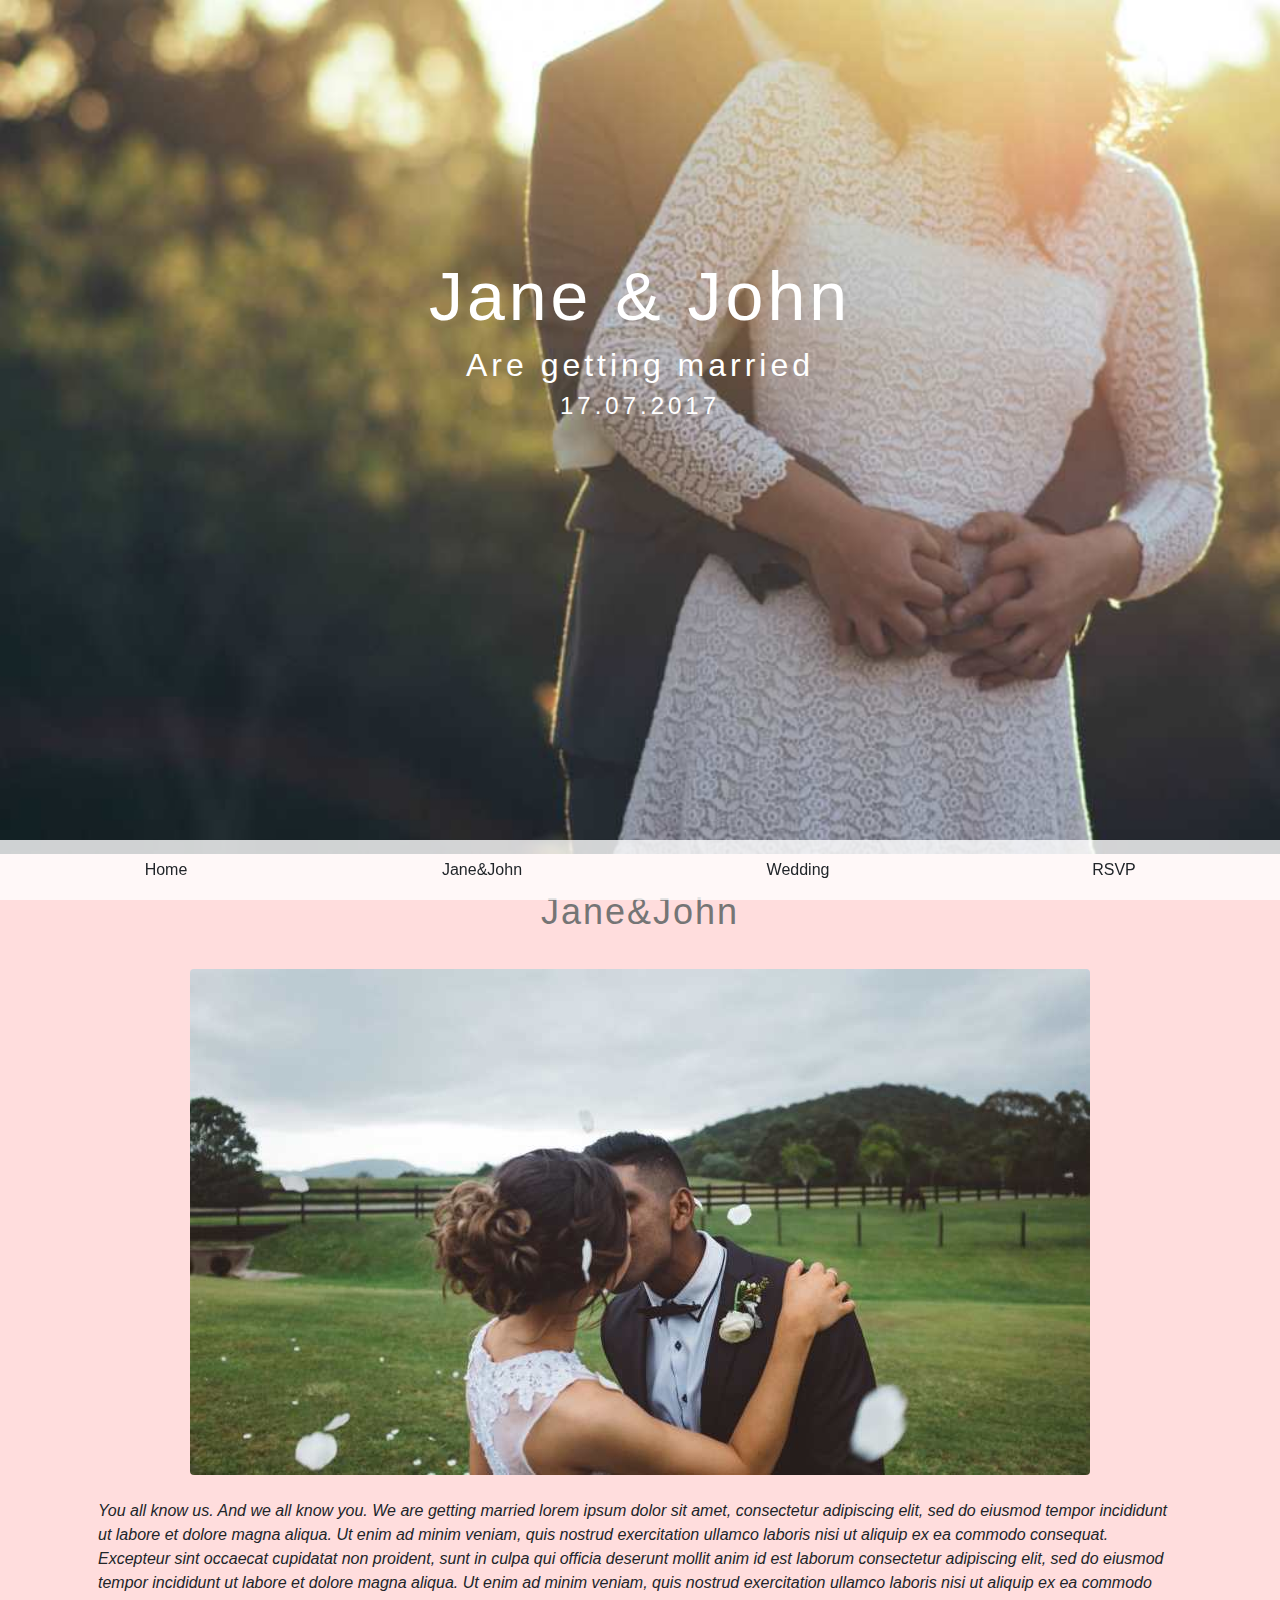
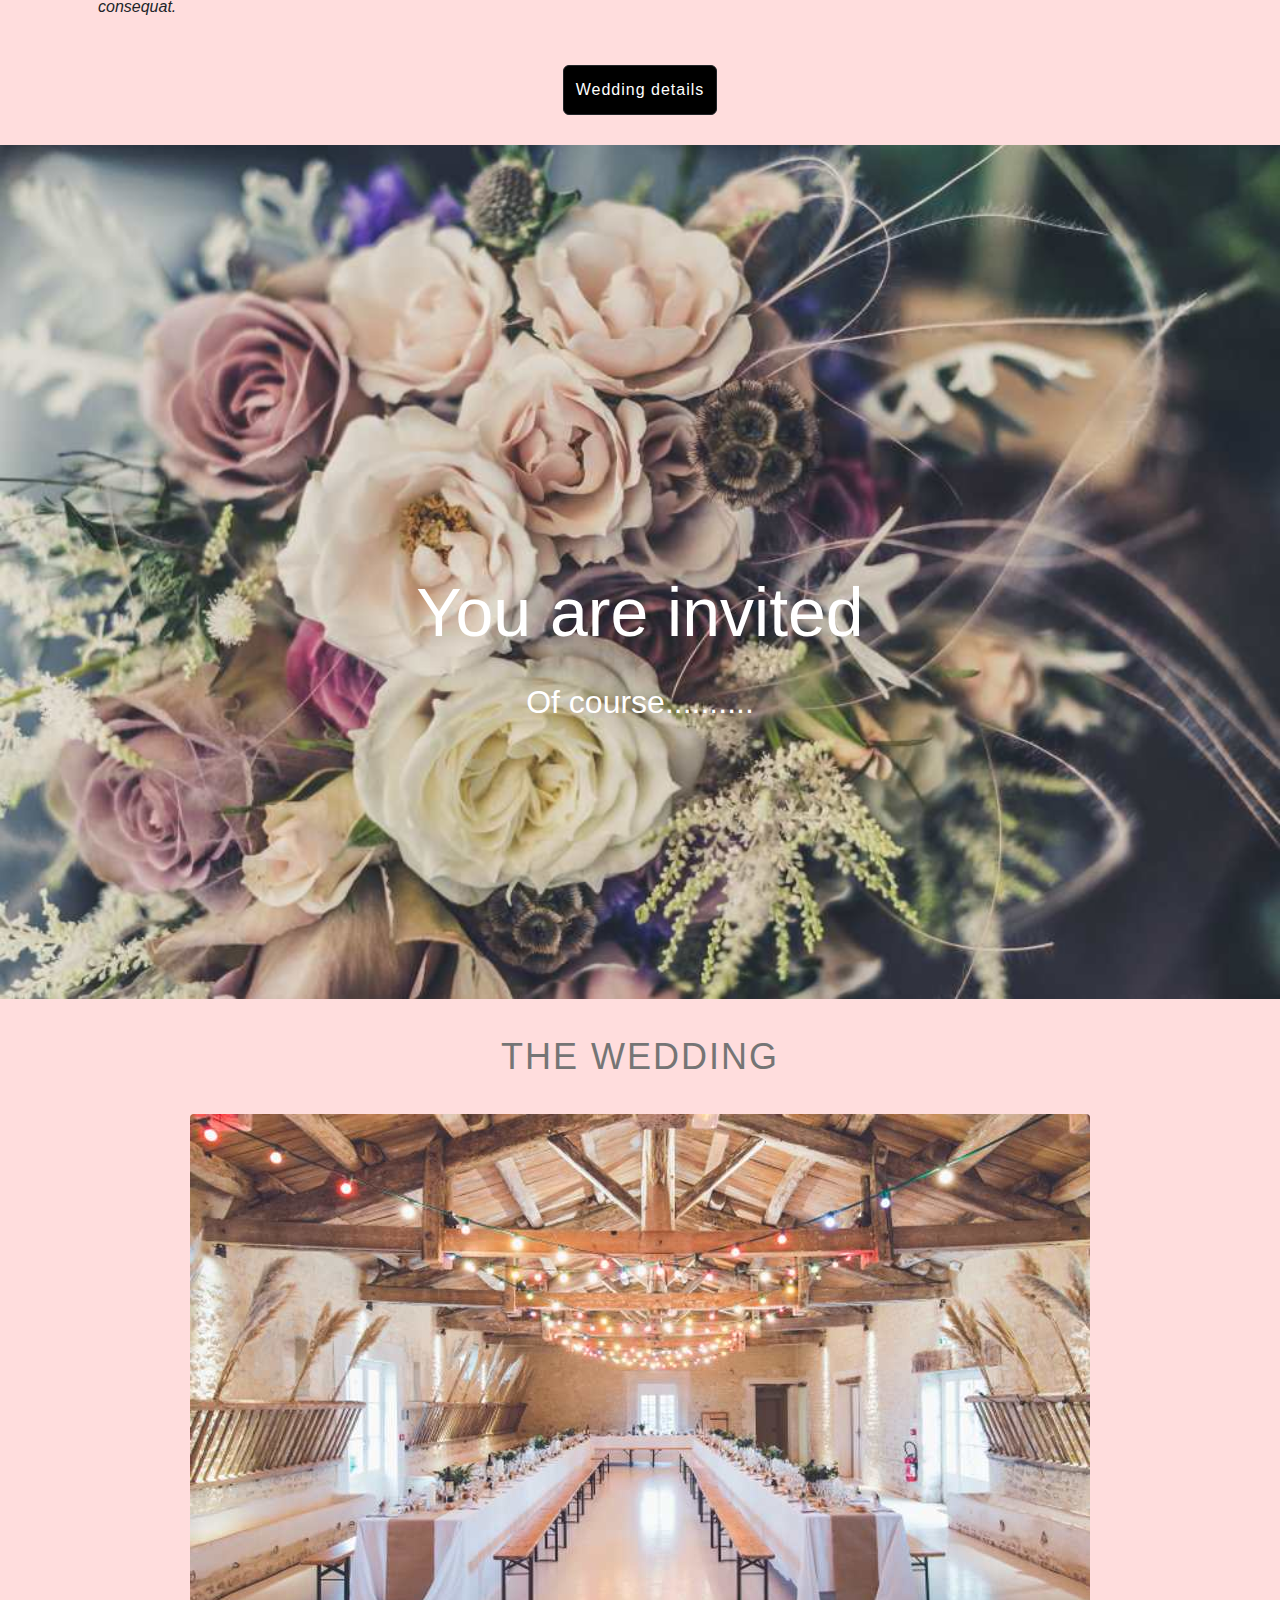
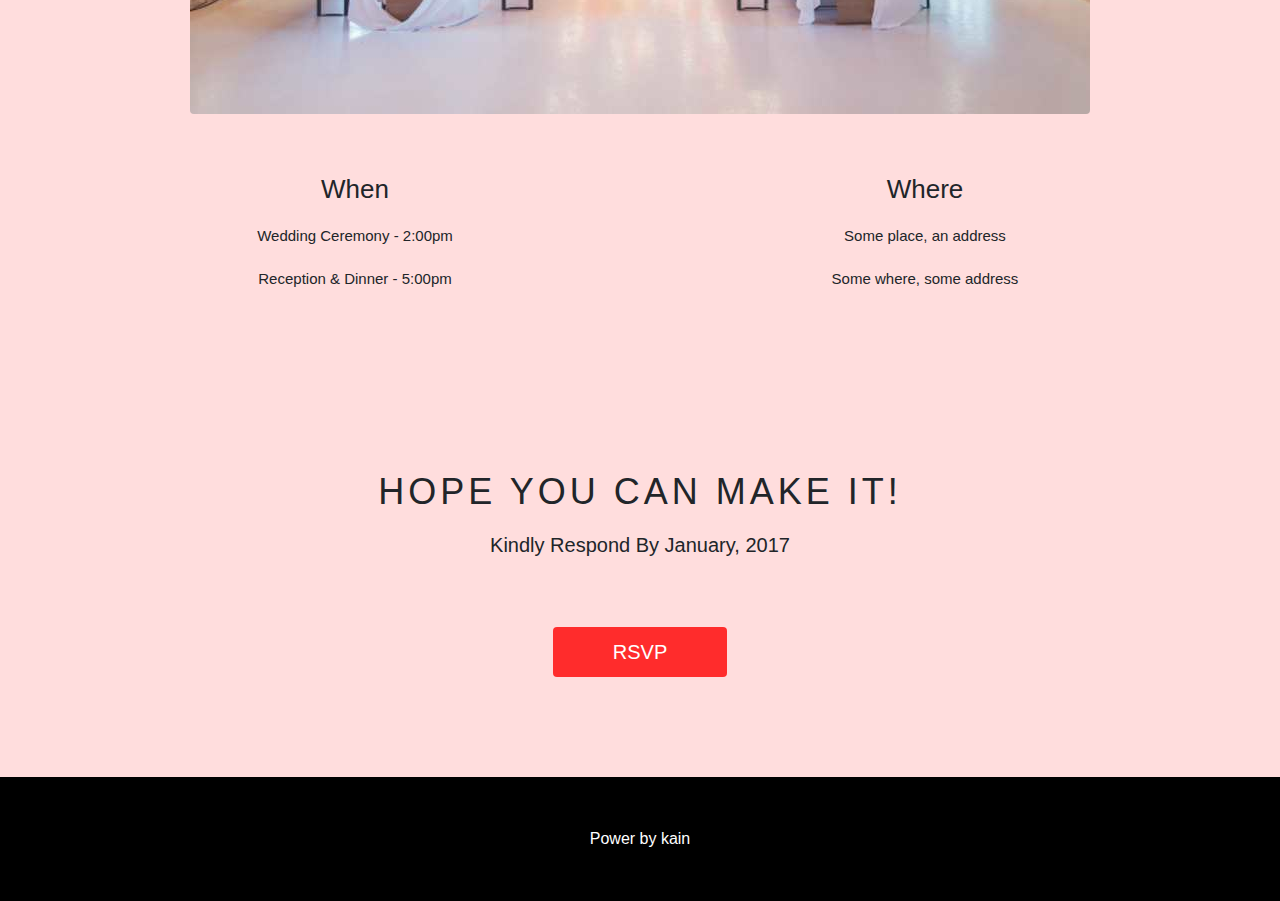
<file: wedding.html>
<!DOCTYPE html>
<html lang="en">
<head>
    <meta charset="UTF-8">
    <meta http-equiv="X-UA-Compatible" content="IE=edge">
    <meta name="viewport" content="width=device-width, initial-scale=1.0">
    <link rel="stylesheet" href="./bootstrap/css/bootstrap.css">
    <link rel="stylesheet" href="wedding.css">
    <title>Wedding</title>
</head>
<body>
    <div class="main">
        <header>
            <div class="row text-center g-0 nav-bar">
                <div class="col-md-3 nav-item">Home</div>
                <div class="col-md-3 nav-item">Jane&John</div>
                <div class="col-md-3 nav-item">Wedding</div>
                <div class="col-md-3 nav-item">RSVP</div>
            </div>

            <div class="header-info text-center">
                <h1 style="font-size: 68px;">Jane & John</h1>
                <h3 style="font-size: 32px;">Are getting married</h3>
                <h4 style="font-size: 24px;">17.07.2017</h4>
            </div>
        </header>

        <div class="container">
            <div class="couple">
                <div class="row">
                    <h1 class="heading">Jane&John</h1>
                </div>

                <img src="./img/wedding_couple2.jpg" alt="" class="couple-img">
                
                <p class="couple-text text-justify fst-italic mx-3 pt-4">
                    You all know us. And we all know you. We are getting married lorem ipsum dolor sit amet, consectetur adipiscing elit, sed do eiusmod tempor incididunt ut labore et dolore magna aliqua. Ut enim ad minim veniam, quis nostrud exercitation ullamco laboris nisi ut aliquip ex ea commodo consequat. Excepteur sint occaecat cupidatat non proident, sunt in culpa qui officia deserunt mollit anim id est laborum consectetur adipiscing elit, sed do eiusmod tempor incididunt ut labore et dolore magna aliqua. Ut enim ad minim veniam, quis nostrud exercitation ullamco laboris nisi ut aliquip ex ea commodo consequat.
                </p>

                <div class="text-center">
                    <div class="btn btn-dark couple-btn">Wedding details</div>
                </div>
            </div>
        </div>

        <div class="couple-after-img text-center">

            <div class="couple-after-text">
                <h1 style="font-size: 68px;">You are invited</h1>
                <h3 style="font-size: 32px; margin-top: 30px;">Of course..........</h3>
            </div>
        </div>

        <div class="container">
            <div class="wedding">
                <div class="row">
                    <h1 class="heading">THE WEDDING</h1>
                </div>

                <img src="./img/wedding_location.jpg" alt="" class="couple-img">

                <div class="row wedding-info">
                    <div class="col-md-6 text-center">
                        <h1 class="wedding-heading">When</h1>

                        <ul class="wedding-list list-unstyled">
                            <li>Wedding Ceremony - 2:00pm</li>
                            <li>Reception & Dinner - 5:00pm</li>
                        </ul>
                    </div>

                    <div class="col-md-6 text-center">
                        <h1 class="wedding-heading">Where</h1>

                        <ul class="wedding-list list-unstyled">
                            <li>Some place, an address</li>
                            <li>Some where, some address</li>
                        </ul>
                    </div>
                </div>
            </div>

            <div class="guestbook text-center">
                <h1 class="guestbook-heading">
                    HOPE YOU CAN MAKE IT!
                </h1>

                <h3 class="guestbook-time">
                    Kindly Respond By January, 2017
                </h3>

                <button class="rsvp-btn js-rsvp-btn">
                    RSVP
                </button>
            </div>
        </div>

        <div class="footer text-center">
            Power by <a href="" class="text-decoration-none" style="color: #fff;">kain</a>
        </div>
    </div>


    <div class="modal-form">
        <div class="form-message text-center">
            <h1 class="form-heading">CAN YOU COME?</h1>
            <h3 class="form-subheading">We really hope you can make it.</h3>
            <input type="text" name="" id="" placeholder="Name(s)">
            <h3 class="author">Sincerely, John & Jane</h3>
            <div class="row">
                <div class="col form-btn going">Going</div>
                <div class="col form-btn cant-come">Can't Come</div>
            </div>
        </div>
    </div>
    <script src="./bootstrap/js/bootstrap.js"></script>
    <script>
        var rsvpBtn = document.querySelector('.js-rsvp-btn')
        var modal = document.querySelector('.modal-form')
        function showModal() {
            modal.style.display = 'block'
        }
        
        rsvpBtn.addEventListener("click", showModal)
        var formBtns = document.querySelectorAll('.form-btn')

        function hiddenModal() {
            modal.style.display = 'none'
        }
        for(var formBtn of formBtns) {
            formBtn.addEventListener("click", hiddenModal)
        }
        
    </script>
</body>
</html>
</file>
<file: Test/css/grid.css>
.grid {
    width: 100%;
    display: block;
    padding: 0;
}

.grid.wide {
    max-width: 1200px;
    margin: 0 auto;
}

.row-grid {
    display: flex;
    flex-wrap: wrap;
    margin-left: -16px;
    margin-right: -16px;
}

.row-grid.no-gutters {
    margin-left: 0;
    margin-right: 0;
}

.col-grid {
    padding-left: 16px;
    padding-right: 16px;
}

.row-grid.no-gutters .col-grid {
    padding-left: 0;
    padding-right: 0;
}

.c-0 {
    display: none;
}

.c-1 {
    flex: 0 0 8.33333%;
    max-width: 8.33333%;
}

.c-2 {
    flex: 0 0 16.66667%;
    max-width: 16.66667%;
}

.c-3 {
    flex: 0 0 25%;
    max-width: 25%;
}

.c-4 {
    flex: 0 0 33.33333%;
    max-width: 33.33333%;
}

.c-5 {
    flex: 0 0 41.66667%;
    max-width: 41.66667%;
}

.c-6 {
    flex: 0 0 50%;
    max-width: 50%;
}

.c-7 {
    flex: 0 0 58.33333%;
    max-width: 58.33333%;
}

.c-8 {
    flex: 0 0 66.66667%;
    max-width: 66.66667%;
}

.c-9 {
    flex: 0 0 75%;
    max-width: 75%;
}

.c-10 {
    flex: 0 0 83.33333%;
    max-width: 83.33333%;
}

.c-11 {
    flex: 0 0 91.66667%;
    max-width: 91.66667%;
}

.c-12 {
    flex: 0 0 100%;
    max-width: 100%;
}

.c-o-1 {
    margin-left: 8.33333%;
}

.c-o-2 {
    margin-left: 16.66667%;
}

.c-o-3 {
    margin-left: 25%;
}

.c-o-4 {
    margin-left: 33.33333%;
}

.c-o-5 {
    margin-left: 41.66667%;
}

.c-o-6 {
    margin-left: 50%;
}

.c-o-7 {
    margin-left: 58.33333%;
}

.c-o-8 {
    margin-left: 66.66667%;
}

.c-o-9 {
    margin-left: 75%;
}

.c-o-10 {
    margin-left: 83.33333%;
}

.c-o-11 {
    margin-left: 91.66667%;
}

/* >= Tablet */
@media (min-width: 740px) {
    .row-grid {
        margin-left: -16px;
        margin-right: -16px;
    }

    .col-grid {
        padding-left: 16px;
        padding-right: 16px;
    }

    .m-grid-0 {
        display: none;
    }

    .m-grid-1,
    .m-grid-2,
    .m-grid-3,
    .m-grid-4,
    .m-grid-5,
    .m-grid-6,
    .m-grid-7,
    .m-grid-8,
    .m-grid-9,
    .m-grid-10,
    .m-grid-11,
    .m-grid-12 {
        display: block;
    }

    .m-grid-1 {
        flex: 0 0 8.33333%;
        max-width: 8.33333%;
    }

    .m-grid-2 {
        flex: 0 0 16.66667%;
        max-width: 16.66667%;
    }

    .m-grid-3 {
        flex: 0 0 25%;
        max-width: 25%;
    }

    .m-grid-4 {
        flex: 0 0 33.33333%;
        max-width: 33.33333%;
    }

    .m-grid-5 {
        flex: 0 0 41.66667%;
        max-width: 41.66667%;
    }

    .m-grid-6 {
        flex: 0 0 50%;
        max-width: 50%;
    }

    .m-grid-7 {
        flex: 0 0 58.33333%;
        max-width: 58.33333%;
    }

    .m-grid-8 {
        flex: 0 0 66.66667%;
        max-width: 66.66667%;
    }

    .m-grid-9 {
        flex: 0 0 75%;
        max-width: 75%;
    }

    .m-grid-10 {
        flex: 0 0 83.33333%;
        max-width: 83.33333%;
    }

    .m-grid-11 {
        flex: 0 0 91.66667%;
        max-width: 91.66667%;
    }

    .m-grid-12 {
        flex: 0 0 100%;
        max-width: 100%;
    }

    .m-grid-o-1 {
        margin-left: 8.33333%;
    }

    .m-grid-o-2 {
        margin-left: 16.66667%;
    }

    .m-grid-o-3 {
        margin-left: 25%;
    }

    .m-grid-o-4 {
        margin-left: 33.33333%;
    }

    .m-grid-o-5 {
        margin-left: 41.66667%;
    }

    .m-grid-o-6 {
        margin-left: 50%;
    }

    .m-grid-o-7 {
        margin-left: 58.33333%;
    }

    .m-grid-o-8 {
        margin-left: 66.66667%;
    }

    .m-grid-o-9 {
        margin-left: 75%;
    }

    .m-grid-o-10 {
        margin-left: 83.33333%;
    }

    .m-grid-o-11 {
        margin-left: 91.66667%;
    }
}

/* PC medium resolution > */
@media (min-width: 1113px) {
    .row-grid {
        margin-left: -16px;
        margin-right: -16px;
    }

    .row-grid.sm-gutter {
        margin-left: -5px;
        margin-right: -5px;
    }

    .col-grid {
        padding-left: 16px;
        padding-right: 16px;
    }

    .row-grid.sm-gutter .col-grid {
        padding-left: 5px;
        padding-right: 5px;
    }

    .l-0 {
        display: none;
    }

    .l-1,
    .l-2,
    .l-2-4,
    .l-3,
    .l-4,
    .l-5,
    .l-6,
    .l-7,
    .l-8,
    .l-9,
    .l-10,
    .l-11,
    .l-12 {
        display: block;
    }

    .l-1 {
        flex: 0 0 8.33333%;
        max-width: 8.33333%;
    }

    .l-2 {
        flex: 0 0 16.66667%;
        max-width: 16.66667%;
    }

    .l-2-4 {
        flex: 0 0 20%;
        max-width: 20%;
    }

    .l-3 {
        flex: 0 0 25%;
        max-width: 25%;
    }

    .l-4 {
        flex: 0 0 33.33333%;
        max-width: 33.33333%;
    }

    .l-5 {
        flex: 0 0 41.66667%;
        max-width: 41.66667%;
    }

    .l-6 {
        flex: 0 0 50%;
        max-width: 50%;
    }

    .l-7 {
        flex: 0 0 58.33333%;
        max-width: 58.33333%;
    }

    .l-8 {
        flex: 0 0 66.66667%;
        max-width: 66.66667%;
    }

    .l-9 {
        flex: 0 0 75%;
        max-width: 75%;
    }

    .l-10 {
        flex: 0 0 83.33333%;
        max-width: 83.33333%;
    }

    .l-11 {
        flex: 0 0 91.66667%;
        max-width: 91.66667%;
    }

    .l-12 {
        flex: 0 0 100%;
        max-width: 100%;
    }

    .l-o-1 {
        margin-left: 8.33333%;
    }

    .l-o-2 {
        margin-left: 16.66667%;
    }

    .l-o-3 {
        margin-left: 25%;
    }

    .l-o-4 {
        margin-left: 33.33333%;
    }

    .l-o-5 {
        margin-left: 41.66667%;
    }

    .l-o-6 {
        margin-left: 50%;
    }

    .l-o-7 {
        margin-left: 58.33333%;
    }

    .l-o-8 {
        margin-left: 66.66667%;
    }

    .l-o-9 {
        margin-left: 75%;
    }

    .l-o-10 {
        margin-left: 83.33333%;
    }

    .l-o-11 {
        margin-left: 91.66667%;
    }
}

/* Tablet - PC low resolution */
@media (min-width: 740px) and (max-width: 1023px) {
    .wide {
        width: 644px;
    }
}

/* > PC low resolution */
@media (min-width: 1024px) and (max-width: 1239px) {
    .wide {
        width: 984px;
    }

    .wide .row-grid {
        margin-left: -16px;
        margin-right: -16px;
    }

    .wide .row-grid.sm-gutter {
        margin-left: -5px;
        margin-right: -5px;
    }

    .wide .col-grid {
        padding-left: 16x;
        padding-right: 16px;
    }

    .wide .row-grid.sm-gutter .col-grid {
        padding-left: 5px;
        padding-right: 5px;
    }

    .wide .l-0 {
        display: none;
    }

    .wide .l-1,
    .wide .l-2,
    .wide .l-2-4,
    .wide .l-3,
    .wide .l-4,
    .wide .l-5,
    .wide .l-6,
    .wide .l-7,
    .wide .l-8,
    .wide .l-9,
    .wide .l-10,
    .wide .l-11,
    .wide .l-12 {
        display: block;
    }

    .wide .l-1 {
        flex: 0 0 8.33333%;
        max-width: 8.33333%;
    }

    .wide .l-2 {
        flex: 0 0 16.66667%;
        max-width: 16.66667%;
    }

    .wide .l-2-4 {
        flex: 0 0 20%;
        max-width: 20%;
    }

    .wide .l-3 {
        flex: 0 0 25%;
        max-width: 25%;
    }

    .wide .l-4 {
        flex: 0 0 33.33333%;
        max-width: 33.33333%;
    }

    .wide .l-5 {
        flex: 0 0 41.66667%;
        max-width: 41.66667%;
    }

    .wide .l-6 {
        flex: 0 0 50%;
        max-width: 50%;
    }

    .wide .l-7 {
        flex: 0 0 58.33333%;
        max-width: 58.33333%;
    }

    .wide .l-8 {
        flex: 0 0 66.66667%;
        max-width: 66.66667%;
    }

    .wide .l-9 {
        flex: 0 0 75%;
        max-width: 75%;
    }

    .wide .l-10 {
        flex: 0 0 83.33333%;
        max-width: 83.33333%;
    }

    .wide .l-11 {
        flex: 0 0 91.66667%;
        max-width: 91.66667%;
    }

    .wide .l-12 {
        flex: 0 0 100%;
        max-width: 100%;
    }

    .wide .l-o-1 {
        margin-left: 8.33333%;
    }

    .wide .l-o-2 {
        margin-left: 16.66667%;
    }

    .wide .l-o-3 {
        margin-left: 25%;
    }

    .wide .l-o-4 {
        margin-left: 33.33333%;
    }

    .wide .l-o-5 {
        margin-left: 41.66667%;
    }

    .wide .l-o-6 {
        margin-left: 50%;
    }

    .wide .l-o-7 {
        margin-left: 58.33333%;
    }

    .wide .l-o-8 {
        margin-left: 66.66667%;
    }

    .wide .l-o-9 {
        margin-left: 75%;
    }

    .wide .l-o-10 {
        margin-left: 83.33333%;
    }

    .wide .l-o-11 {
        margin-left: 91.66667%;
    }
}
</file>
<file: clothes.css>
html {
    font-family: "Montserrat", sans-serif;
    scroll-behavior: smooth;
}

.category {
    width: 300px;
    /* position: fixed;
    top: 0;
    bottom: 0; */
    background-color: #fff;
}

.content {
    flex: 1;
    padding-bottom: 300px;
}

.option-item-child,
.option-item {
    color: #757575;
    font-size: 1.2rem;
    font-weight: 500;
    padding-block: 4px;
    padding-left: 10px;
    border-radius: 2px;
}

.selecting {
    color: #000;
}

.option-item-child:hover,
.option-item:hover {
    background-color: #ccc;
    color: #000;
    cursor: pointer;
}

.option-list-child {
    display: none;
    animation: FadeIn linear 0.2s;
}

.option-item-child {
    font-size: 1rem;
}

.item-social {
    color: #000;
    padding-block: 4px;
    padding-left: 10px;
    border-radius: 2px;
}

.item-social:hover {
    cursor: pointer;
    background-color: #ccc;
}

.slide {
    padding-top: 50%;
    background: url('./clothes.jpg') no-repeat center/cover;
    position: relative;
}

.slide-content {
    position: absolute;
    top: 0;
    left: 0;
    margin-left: 20px;
    margin-top: 10px;
}

.img-product {
    width: 100%;
}

.name-product {
    font-size: 16px;
    font-weight: 400;
}

.input-email {
    width: 100%;
    font-size: 16px;
    outline: none;
}

.form-input {
    width: 100%;
    font-size: 12px;
    margin-left: 10px;
    padding-left: 8px;
    padding-block: 4px;
    margin-block: 10px;
}

.btn-input {
    width: 100%;
    background-color: #000;
    color: #fff;
    margin-left: 10px;
    border-radius: unset;
}

.contact-link {
    color: #000;
    text-decoration: none;
    font-size: 0.8rem;
}

.info-store {
    font-size: 0.8rem;
    
}

.icon {
    font-size: 0.6rem;
    margin-right: 8px;
}
@keyframes FadeIn {
    from {
        transform: translateY(-5px);
    }

    to {
        transform: translateY(0);
    }
}


@media (max-width: 1024px) {
   
    .category {
        display: none;
    }
}
</file>
<file: thecafe.css>
html {
    font-family: "Inconsolata", sans-serif;
}

.navbar {
    background-color: #000;
    color: #fff;
    width: 100%;
}

.nav-item {
    font-weight: 300;
    font-size: 0.8rem;
    text-decoration: none;
    color: #fff;
}

.nav-item:hover {
    cursor: pointer;
    background-color: #ccc;
    color: #000;
}

.slide {
    height: 560px;
    padding: 0;
    margin: 0;
}

.slide img{
    height: 560px;
}
.carousel-control-next-icon,
.carousel-control-prev-icon {
    width: 3rem;
    height: 3rem;
}

.part {
    max-width: 700px;
}

.text-space {
    letter-spacing: 2px;
}

.heading {
    background-color: #000;
    color: #fff;
    font-size: 1.2rem;
    font-weight: 400;
    display: inline-block;
}

.note {
    background-color: #f1f1f1;
    border-left: 6px solid #ccc;
}

.img-about {
    height: 400px;
}

.img-about img {
    width: 100%;
    height: 400px;
}

.menu {
    box-shadow: 0 0 10px #ccc;
}

.select:hover {
    background-color: #616161;
    color: #fff;
    cursor: pointer;
}

.element-food {
    opacity: 0.8;
}

.list-drink {
    display: none;
}

.select-drink:hover ~ .list-drink {
    display: block;
}

.select-drink:hover ~ .list-eat {
    display: none;
}

.attention {
    background-color: #000;
    color: #fff;
}

.footer {
    background-color: rgb(148, 239, 130);
}

.footer a{
    color: #000;
}

.footer a:hover{
    color: rgb(121, 33, 235);
}
</file>
<file: thecv.css>
:root {
    --main-color: #757575;
}

body {
    font-family: "Roboto", sans-serif;
    background-color: #f1f1f1;
}

.exp,
.education,
.part-one {
    box-shadow: 0 0 10px rgb(150, 133, 133);
    color: var(--main-color);
    background-color: #fff;
}

.avatar {
    background: url('./img/thecv-1.jpg') no-repeat center/cover;
    padding-top: 60%;
}

.my-name {
    font-size: 1.6rem;
}

.intro {
    color: var(--main-color);
}

.progress {
    background-color: #c9daeb;
}

.list-education,
.list-exp,
.list-language,
.list-skill {
    list-style: none;
    padding: 0;
}

.btn-exp {
    background-color: #757575;
    color: #fff;
    padding: 4px 4px;
    border-radius: 4px;
}

.desc-exp {
    color: #000;
}
</file>
<file: wedding.css>
html, body {
    font-family: "Raleway", sans-serif;
    height: 100%;
}


body {
    background-color: #ffdddd !important;
}

header {
    background: url('./img/wedding_couple.jpg') no-repeat center/cover;
    padding-top: 66.7%;
    position: relative;
}

.nav-bar {
    position: fixed;
    bottom: 0;
    left: 0;
    right: 0;
    background-color: rgba(255, 255, 255, 0.8);
    padding: 8px;
    z-index: 10;
}

.nav-item {
    padding-block: 10px;
    font-size: 1rem;
}

.nav-item:hover {
    background-color: #ccc;
}

.header-info {
    position: absolute;
    top: 30%;
    left: 50%;
    transform: translateX(-50%);
    color: #fff;
}

.header-info > * {
    letter-spacing: 4px;

}

.heading {
    color: #757575;
    letter-spacing: 2px;
    font-size: 36px;
    text-align: center;
    margin-block: 36px;
}

.couple-img {
    margin: auto;
    display: block;
    border-radius: 4px;
}

.couple-btn {
    padding: 12px;
    background-color: #000;
    letter-spacing: 1px;
    font-size: 16px;
    margin-block: 30px;
}

.couple-after-img {
    background: url('./img/flowers.jpg') no-repeat center/cover;
    padding-bottom: 66.7%;
    position: relative;
}

.couple-after-text {
    position: absolute;
    top: 50%;
    left: 50%;
    transform: translateX(-50%);
    color: #fff;
}

.wedding-info {
    margin-top: 60px;
    padding-bottom: 160px;
}

.wedding-heading {
    font-size: 26px;
}

.wedding-list > * {
    font-size: 15px;
    margin-block: 20px;
}

.guestbook {
    padding-bottom: 100px;
}

.guestbook-heading {
    font-size: 36px;
    letter-spacing: 4px;
}

.guestbook-time {
    font-size: 20px;
    margin-block: 20px
}

.rsvp-btn {
    border: none;
    padding: 10px 60px;
    background-color: rgb(255 0 0 / 80%);
    color: #fff;
    font-size: 20px;
    margin-top: 50px;
    border-radius: 4px;
}

.rsvp-btn:hover {
    background-color: rgb(255 0 0 / 60%);
}

.footer {
    background-color: #000;
    padding: 50px;
    color: #fff;
}

.modal-form {
    position: fixed;
    top: 0;
    left: 0;
    background-color: rgba(0, 0, 0, 0.5);
    z-index: 100;
    height: 100%;
    width: 100%;
    display: none;
}

.form-message {
    position: absolute;
    top: 50%;
    left: 50%;
    background-color: #fff;
    transform: translate(-50%, -50%);
    padding: 30px 60px;
    /* animation: Zoom ease-in 0.3s; */
}

.form-message > * {
    margin-block: 16px;
}

.form-heading {
    font-size: 36px;
    letter-spacing: 4px;
}

.form-subheading {
    font-size: 20px;
}

.form-message input {
    min-width: 100%;
    padding: 4px 6px;
    outline: none;
}

.author {
    font-size: 16px;
}

.form-btn {
    margin-top: 10px;
    color: #fff;
    padding: 6px;
}

.form-btn.going {
    background-color: #4CAF50;
}

.form-btn.cant-come {
    background-color: #f44336;
}
</file>
<file: Test/css/style.css>
/*** reset all ***/
*{margin: 0; padding: 0;}
html,body,div,span,applet,object,iframe,h1,h2,h3,h4,h5,h6,p,blockquote,pre,a,abbr,acronym,address,big,cite,code,del,dfn,em,img,ins,kbd,q,s,samp,small,strike,strong,sub,sup,tt,var,b,u,i,dl,dt,dd,ol,nav ul,nav li,fieldset,form,label,legend,table,caption,tbody,tfoot,thead,tr,th,td,article,aside,canvas,details,embed,figure,figcaption,footer,header,hgroup,menu,nav,output,ruby,section,summary,time,mark,audio,video{margin:0;padding:0;border:0;font-size:100%;font:inherit;vertical-align:baseline;}
article, aside, details, figcaption, figure,footer, header, hgroup, menu, nav, section {display: block;}
ol,ul{list-style:none;margin:0;padding:0;}
blockquote,q{quotes:none;}
blockquote:before,blockquote:after,q:before,q:after{content:'';content:none;}
table{border-collapse:collapse;border-spacing:0;}
a{text-decoration: none;}
/*** end reset all ***/
body {
	font-family: Arial, Helvetica, sans-serif;
	background: #FFF;
}
.wrap {
	width:80%;
	margin: 0 auto;
}
/* **Begin Header_top** */
.header_top{
    height: 75px;
    line-height: 75px;
}
.header_top > div{
    float: left;
}
.header_top .logo{
    width: 40%;
}
.header_top .cart{
    width: 60%;
    text-align: right;
}
.header_top .cart > *{
   display: inline-block;
}
.header_top .cart span{
    color: red;
    font-size: 20px;
    margin-right: 5px;
}
.header_top .dropdown{
    display: none;
}
/* **End Header_top** */
/* **Begin Header_bottom** */
.header_bottom{
    clear: both;
    height: 50px;
    background-color: #4b4b4b;
    line-height: 50px;
    border-radius: 5px;
}
.header_bottom > div{
    float: left;
}
.header_bottom .menu{
    width: 60%;
}
.menu ul{
    list-style: none;
}
.menu ul li{
    display: inline-block;
}
.menu ul li:first-of-type{
    border-top-left-radius: 5px;
    border-bottom-left-radius: 5px;
}
.menu ul li a:link{
    padding: 0 15px;
    color: white;
    text-transform: uppercase;
    font-size: 0.9em;
    display: inline-block;
}
.menu ul li a:visited{
    color: white;
}
.menu ul li:hover{
    background-color:red;
}
.header_bottom .search_box{
    width: 40%;
}
.search_box{
    position: relative;
}
.search_box input[type="text"]{
    width: 90%;
    padding: 5px 10px;
    border-radius: 5px;
}
.search_box input[type="button"]{
    width: 20px;
    background-image: url('../images/search.png');
    background-repeat: no-repeat;
    position: absolute;
    top: 17px;
    right: 20px;
    border: none;
}
/* **End Header_bottom** */
.main{
    clear: both;
}
/* **Begin Content_top** */
.content_top .heading, .see{
    width: 50%;    
    float: left;
    padding: 40px 20px;
    box-sizing: border-box;
}
.heading{
    text-transform: uppercase;
}
.heading h3{
    font-weight: normal;
    font-size: 1.4em;
}
.see{
    text-align: right;
}
/* **End Content_top** */
/* **Begin Content_product** */
/* **Student insert code here** */
.content_product {
    display: flex;
    flex-wrap: wrap;
    /* width: 100%; */
    width: 1200px;
    margin: 0 auto;
    /* margin: 0 -4px; */
}

.item {
    width: 24%;
    border-radius: 4px;
    margin-right: 8px;
    border: 1px solid #000;
}

.info-product {
    text-align: center;
}

.product_heading {
    font-size: 20px;
    text-transform: uppercase;
    /* width: 100%; */
}

.price-product {
    display: flex;
    justify-content: space-between;
    margin-top: 16px;
    border-top: 1px solid #000;
    padding: 12px 0;
    margin: 0 12px;
}

.price {
    margin-top: 20px;
    margin-left: 10px;
    font-weight: 600;
    font-size: 20px;
}

.btn-buy {
    padding: 12px;
    font-size: 16px;
    color: #FFF;
    background-color: #000;
    border-radius: 4px;
}

.btn-buy:hover {
    opacity: 0.8;
    cursor: pointer;
    color: red;
}



/* **End Content_product** */

/*** Begin Footer ***/
.footer {
    clear: both;
	position: relative;
	background: #FCFCFC;
    border-top: 1px solid #CECECE;
    margin:40px auto;
}
.section {
	clear: both;
	padding: 0px;
	margin: 0px;
}
.group:before, .group:after {
	content: "";
	display: table;
}
.group:after {
	clear: both;
}
.group {
	zoom: 1;
}
.col_1_of_4 {
	display: block;
	float: left;
	margin:0% 0 1% 3.6%;
}
.col_1_of_4:first-child {
	margin-left: 0;
}
.span_1_of_4 {
	width: 20.5%;
	padding:1.5% 1.5% 0 0;
	border-left:1px solid #CECECE;
}
.span_1_of_4  h4 {
	color:#4F4F4F;
	margin-bottom: .5em;
	font-size: 1.2em;
	line-height: 1.2;
	font-family: 'ambleregular';
	font-weight: normal;
	margin-top: 0px;
	letter-spacing: -1px;
	text-transform: uppercase;
	border-bottom: 1px solid #CECECE;
	padding-bottom: 0.5em;
	padding-left:20px;
}
.span_1_of_4 ul{
	padding-left:20px;
}
.span_1_of_4  li a {
	font-size: 0.8125em;
	padding: 0.4em 0;
	color:#2A5C86;
	font-family: 'ambleregular';
	display: block;
}
.span_1_of_4  li span{
	font-size:1em;
	font-family: 'ambleregular';
	color:#2A5C86;
	cursor:pointer;
	margin:10px 0;
	display:block;
}
.span_1_of_4  li a:hover, .span_1_of_4  li span:hover {
	color:#DD0F0E;
}
/*** End Footer ***/
</file>
